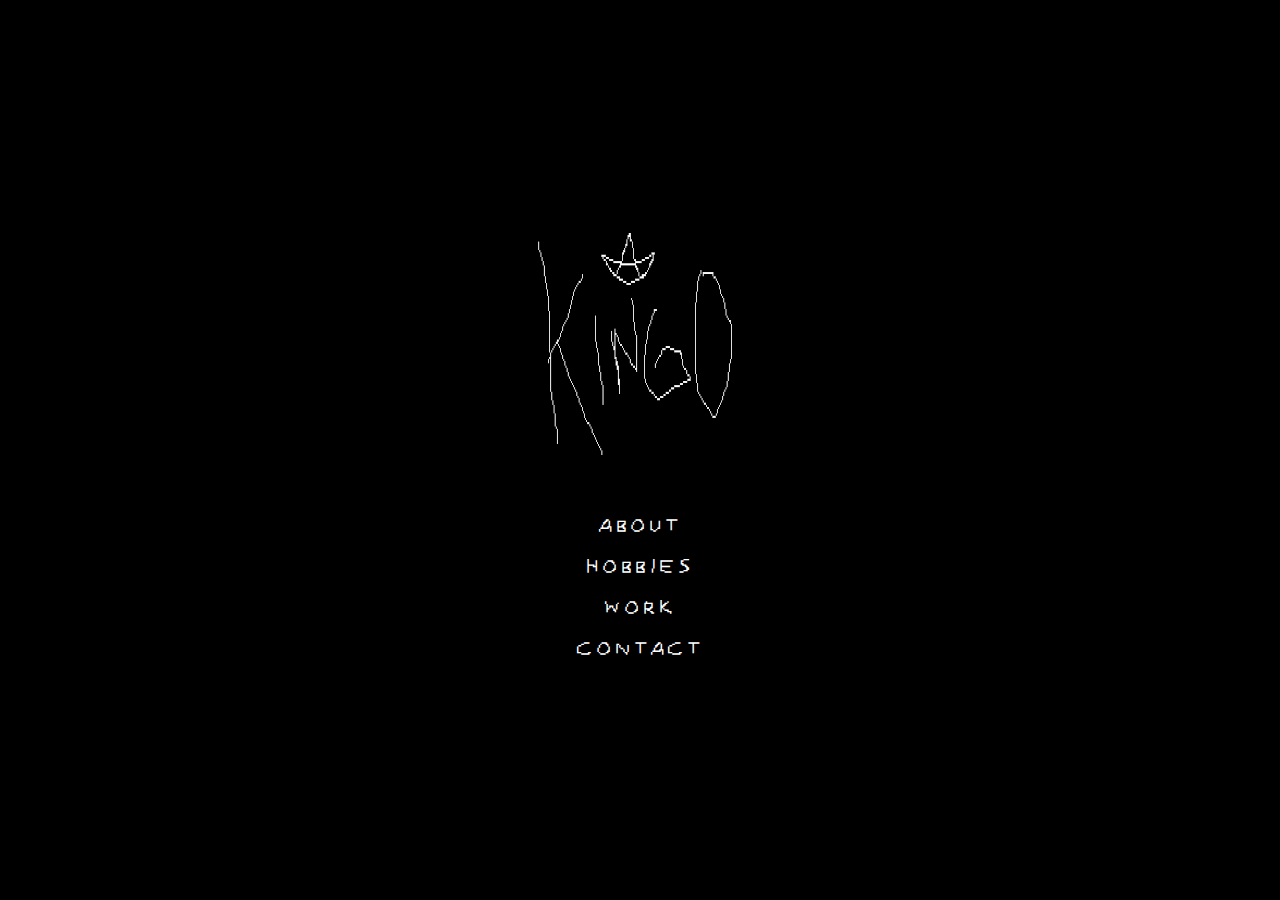
<file: index.html>
<!DOCTYPE html>
<html lang="en-GB">
  <head>
    <meta charset="utf-8">
		<meta http-equiv="X-UA-Compatible" content="IE=edge">
    <meta name="viewport" content="width=device-width, initial-scale=1.0, maximum-scale=1.0" />
    <link rel="shortcut icon" type="image/svg" href=""/>
    <title>Home</title>
    <!-- CSS -->
    <link rel="stylesheet" type="text/css" href="css/index.css"/>
    <link rel="stylesheet" type="text/css" href="css/mobile.css"/>
    <link rel="stylesheet" type="text/css" href="https://maxcdn.bootstrapcdn.com/bootstrap/4.0.0/css/bootstrap.min.css" integrity="sha384-Gn5384xqQ1aoWXA+058RXPxPg6fy4IWvTNh0E263XmFcJlSAwiGgFAW/dAiS6JXm" crossorigin="anonymous">
    <link rel="stylesheet" type="text/css" href="packages/owlcarousel/docs/assets/owlcarousel/assets/owl.carousel.min.css"></link>
    <link rel="stylesheet" type="text/css" href="packages/owlcarousel/docs/assets/owlcarousel/assets/owl.theme.default.min.css"></link>
    <link rel="stylesheet" href="https://use.fontawesome.com/releases/v5.5.0/css/all.css" integrity="sha384-B4dIYHKNBt8Bc12p+WXckhzcICo0wtJAoU8YZTY5qE0Id1GSseTk6S+L3BlXeVIU" crossorigin="anonymous">

    <!-- JS -->
		<script src="https://cdnjs.cloudflare.com/ajax/libs/popper.js/1.12.9/umd/popper.min.js" integrity="sha384-ApNbgh9B+Y1QKtv3Rn7W3mgPxhU9K/ScQsAP7hUibX39j7fakFPskvXusvfa0b4Q" crossorigin="anonymous"></script>
		<script src="https://ajax.googleapis.com/ajax/libs/jquery/3.3.1/jquery.min.js"></script>
		<script src="https://maxcdn.bootstrapcdn.com/bootstrap/4.0.0/js/bootstrap.min.js" integrity="sha384-JZR6Spejh4U02d8jOt6vLEHfe/JQGiRRSQQxSfFWpi1MquVdAyjUar5+76PVCmYl" crossorigin="anonymous"></script>

    <script src="js/parallax.js"></script>
    <script src="js/index.js"></script>
  </head>
  <body>

    <div class="main">
      <div class="menu">
        <img src="img/main/main.jpg" class="me" />
        <a id="about">ABOUT</a>
        <a id="hobbies">HOBBIES</a>
        <a id="work">WORK</a>
        <a id="contact">CONTACT</a>
      </div>
    </div>

    <div class="about">
      <img src="img/main/about.jpg" class="title" />
      <a class="goback"><< go back</a>
      <div class="info">
        22y.o. from Tullamore, Ireland. 4th year student at Athlone IT studying Software Design.
        Amateur graphic designer & Source Filmmaker artist. Very ambiverted. Not the best at talking about myself honestly.
      </div>
    </div>

    <div class="hobbies">
      <img src="img/main/hobbies.jpg" class="title" />
      <a class="goback"><< go back</a>

      <img src="img/titles/music.png" class="title" />
      <span class="realtitle">MUSIC</span>
      <div class="info">
        Biggest part of life. What regulates my mood and my temper. Defines a lot about me.
        Mostly into electronic-based genres: ambient, drone, experimental, noise, IDM.
        Favourite artists are Tim Hecker, Oneohtrix Point Never, Ben Frost, Mr Oizo, James Ferarro.
      </div>

      <img src="img/titles/tf2.png" class="title" />
      <span class="realtitle">GAMES</span>
      <div class="info">
        Avid player of Team Fortress 2. Been a fan of FPS games throughout my teens and onward.
        Also play strategy, 5X, city builders, space sims, etc. Favourite game of all time is Fallout: New Vegas.
        Always love playing with friends. Practically what I've built most friendships around.
      </div>

      <img src="img/titles/fashion.png" class="title" />
      <span class="realtitle">FASHION</span>
      <div class="info">
        Into forward thinking young adult targeted stylists such as Gosha Rubchinskiy, À.C.W, Yohji Yamamoto, MISBHV, Rick Owens, Helmut Lang, 032c, etc.
        Would love to collect Adidas sneakers, if I had the money.
      </div>

      <img src="img/titles/web.png" class="title" />
      <span class="realtitle">WEB DESIGN</span>
      <div class="info">
        The field of work I wish to pursure after I graduate. Fan of scratch-built websites. Love abstract, interesting, rule breaking site design.
        Capable of full-stack work but prefer front-end design and development. Skills include HTML, CSS, jQuery, Javascript, PHP, SQL, Twig.
        I made this fucking useless site.
      </div>

      <img src="img/titles/ps.png" class="title" />
      <span class="realtitle">GRAPHIC DESIGN</span>
      <div class="info">
        On and off amateur designer for 5 years. Constantly evolving, though my output has slowed down to a snails pace unfortunately.
        Mostly into making UI design & album artwork, and web design elements. Do most of my work on Adobe Photoshop & Illustrator.
      </div>

      <img src="img/titles/sfm.png" class="title" />
      <span class="realtitle">SFM</span>
      <div class="info">
        Beginner SFM creator. Doing it out of my love for TF2, and to learn a new skill. Willing to take inexpensive commissions too.
      </div>

      <img src="img/titles/bed.png" class="title" />
      <span class="realtitle">BED</span>
      <div class="info">
        Big fan of my bed. It's warm.
      </div>
    </div>

    <div class="work">
      <img src="img/main/work.jpg" class="title" />
      <a class="goback"><< go back</a>

      <span class="realtitle">Banners</span>
      <div class="imgroll">
        <a href="img/work/banner1.png"><img src="img/work/lowres/banner1.png" class="lazyload"/></a>
        <a href="img/work/banner2.png"><img src="img/work/lowres/banner2.png" class="lazyload"/></a>
        <a href="img/work/banner3.png"><img src="img/work/lowres/banner3.png" class="lazyload"/></a>
        <a href="img/work/banner4.png"><img src="img/work/lowres/banner4.png" class="lazyload"/></a>
      </div>

      <span class="realtitle">Cover Art</span>
      <div class="imgroll img2">
        <a href="img/work/album1.png"><img src="img/work/lowres/album1.png" class="lazyload"/></a>
        <a href="img/work/album2.jpg"><img src="img/work/lowres/album2.jpg" class="lazyload"/></a>
        <a href="img/work/album3.png"><img src="img/work/lowres/album3.png" class="lazyload"/></a>
        <a href="img/work/album4.png"><img src="img/work/lowres/album4.png" class="lazyload"/></a>
        <a href="img/work/album5.png"><img src="img/work/lowres/album5.png" class="lazyload"/></a>
        <a href="img/work/album6.png"><img src="img/work/lowres/album6.png" class="lazyload"/></a>
        <a href="img/work/album7.png"><img src="img/work/lowres/album7.png" class="lazyload"/></a>
        <a href="img/work/album8.png"><img src="img/work/lowres/album8.png" class="lazyload"/></a>
        <a href="img/work/album9.png"><img src="img/work/lowres/album9.png" class="lazyload"/></a>
        <a href="img/work/album10.png"><img src="img/work/lowres/album10.png" class="lazyload"/></a>
        <a href="img/work/album11.png"><img src="img/work/lowres/album11.png" class="lazyload"/></a>
        <a href="img/work/album12.png"><img src="img/work/lowres/album12.png" class="lazyload"/></a>
        <a href="img/work/album13.png"><img src="img/work/lowres/album13.png" class="lazyload"/></a>
        <a href="img/work/album14.png"><img src="img/work/lowres/album14.png" class="lazyload"/></a>
        <a href="img/work/album15.png"><img src="img/work/lowres/album15.png" class="lazyload"/></a>
        <a href="img/work/album16.jpg"><img src="img/work/lowres/album16.jpg" class="lazyload"/></a>
      </div>

    </div>

    <div class="contact">
      <img src="img/main/contact.jpg" class="title" />
      <a class="goback"><< go back</a>
      <img src="img/twitter.png" class="linkimg" />

      <div class="menualt">
        <a id="twitter" href="https://www.twitter.com/kingdingah">TWITTER</a>
        <a id="steam" href="https://www.steamcommunity.com/id/dingah">STEAM</a>
        <a id="discord">DISCORD</a>
        <a id="tg" href="https://www.t.me/dingah">TELEGRAM</a>
        <a id="cc" href="https://curiouscat.me/kingdingah">CURIOUSCAT</a>
        <a id="email">EMAIL</a>
      </div>

      <div class="popup">
        <input type="text" id="tocopy" disabled/>
        <button onclick="copythis()">COPY</button>
        <img src="img/close.svg" />
      </div>
    </div>

    <span class="toast">Text Copied!</span>

    <script type="text/javascript" src="packages/slick/slick.min.js"></script>
  </body>
  <script src="packages/owlcarousel/docs/assets/owlcarousel/owl.carousel.min.js"></script>
</html>
</file>
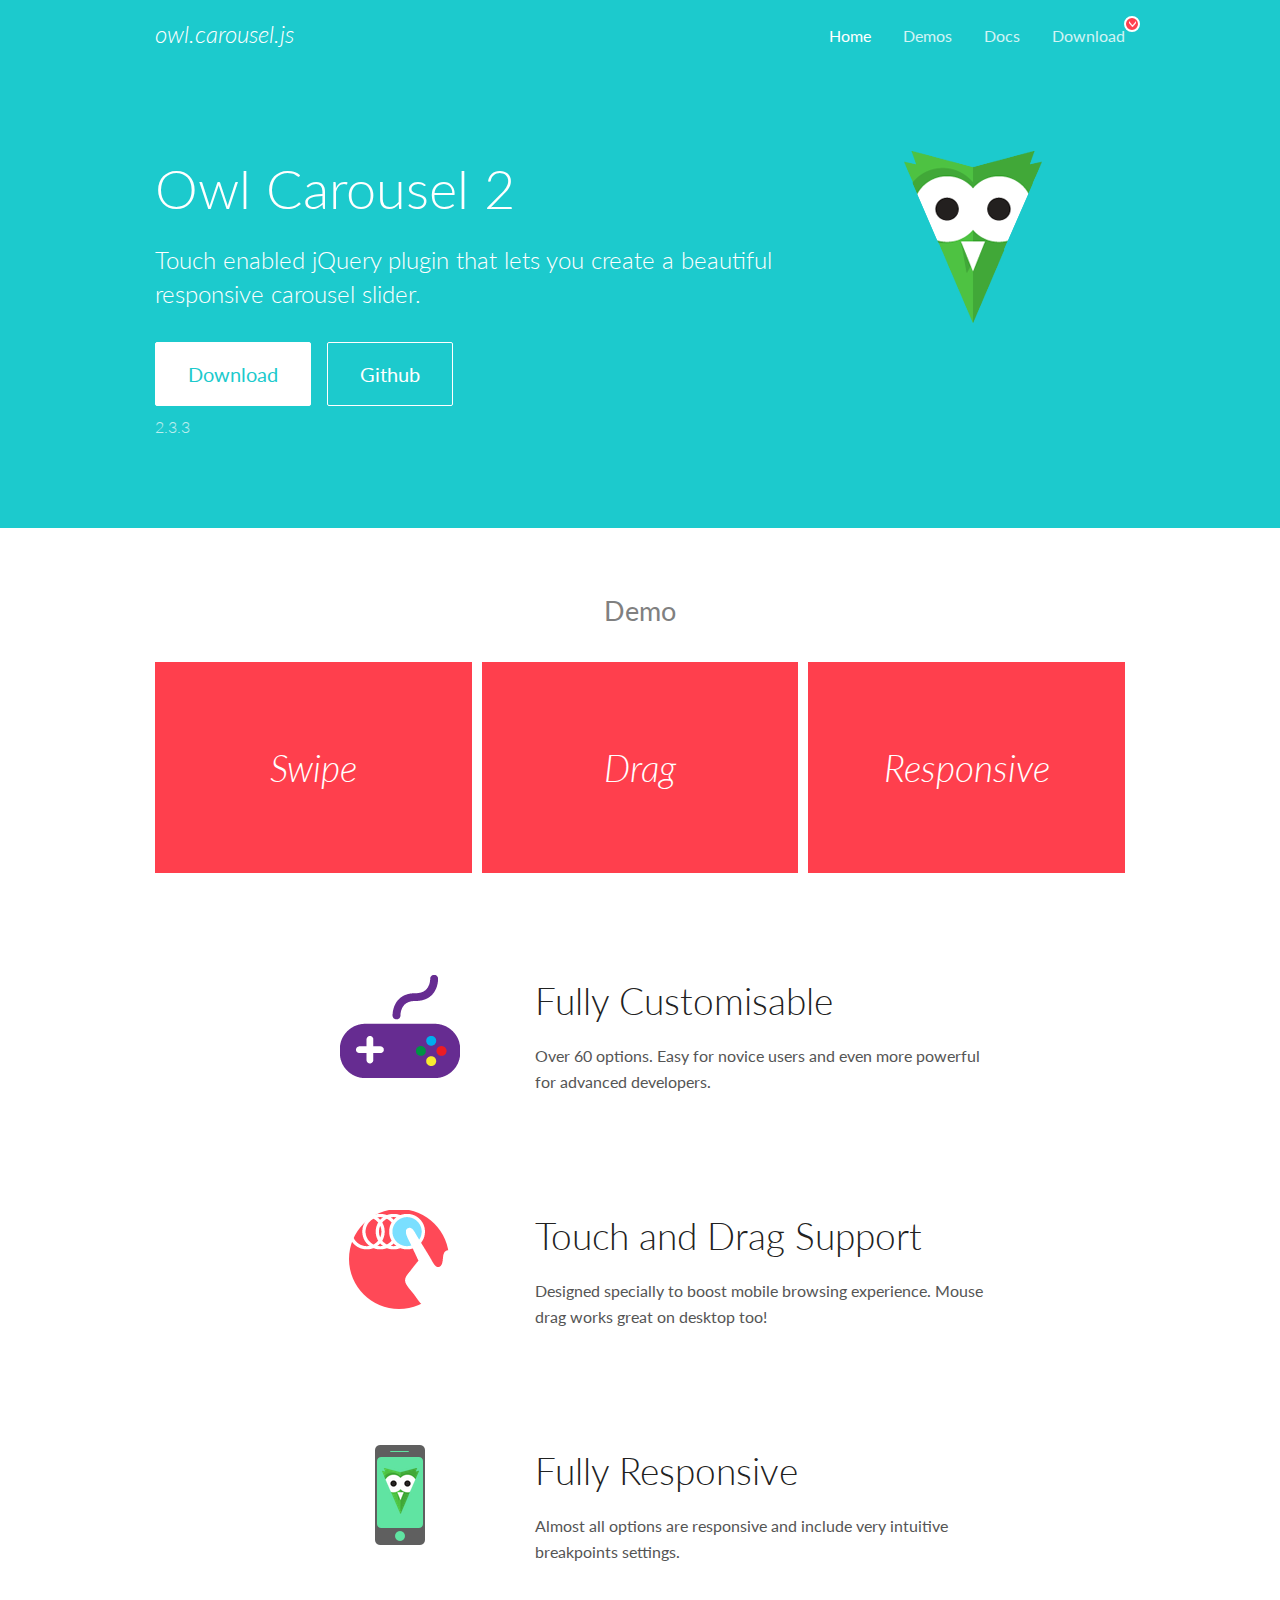
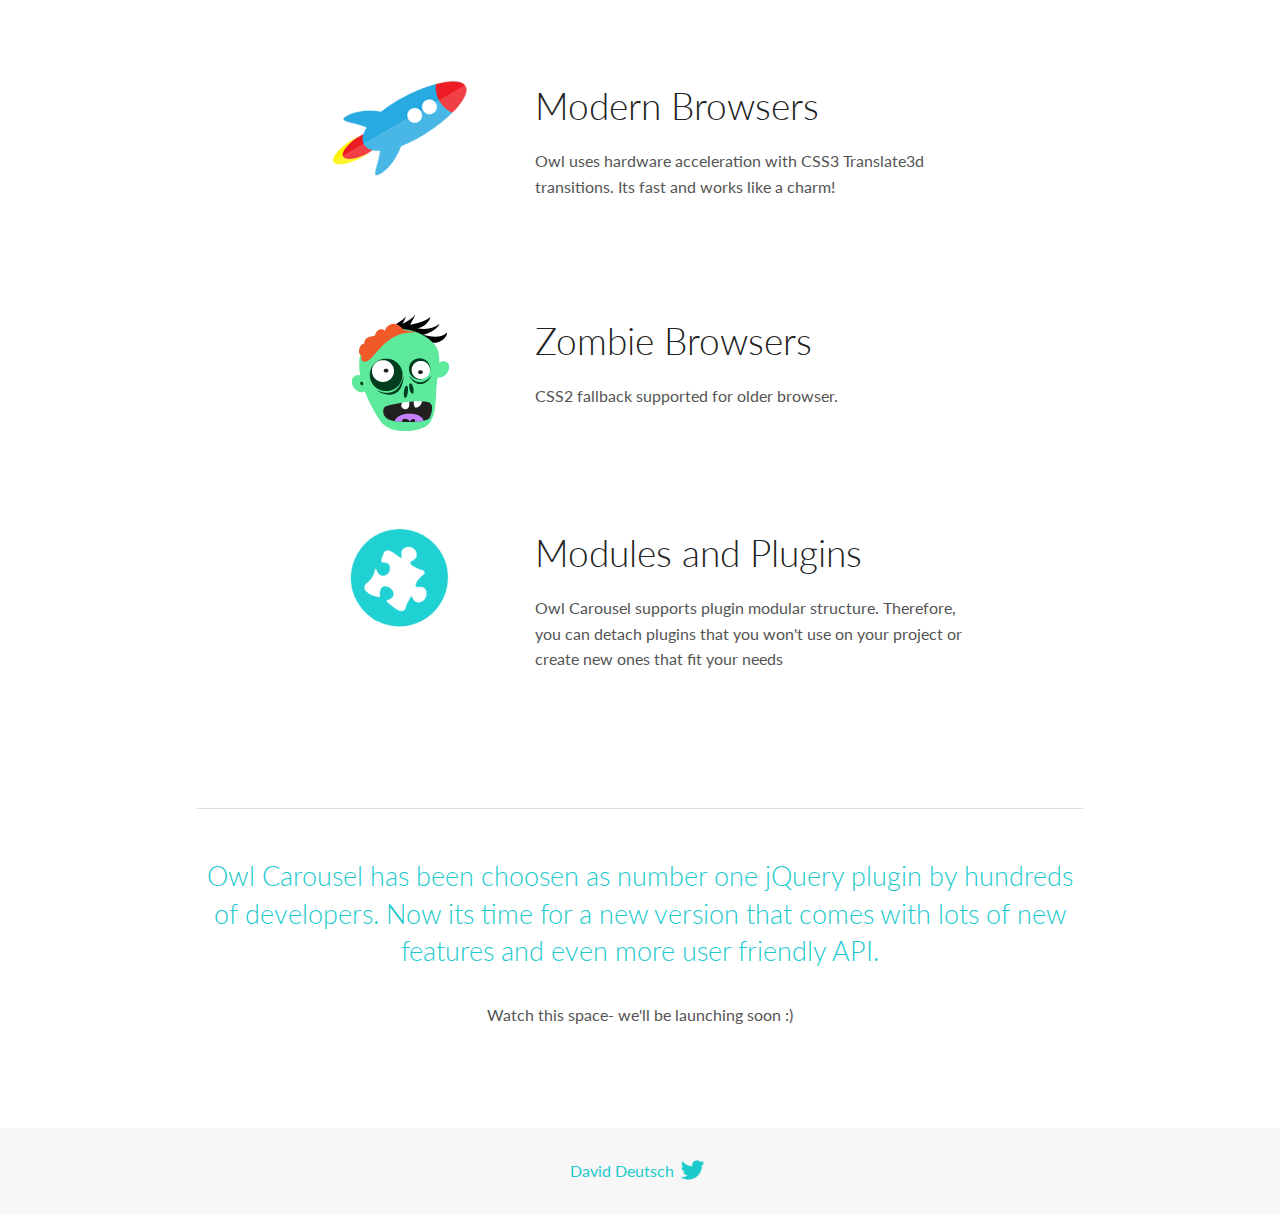
<file: packages/owlcarousel/docs/index.html>
<!DOCTYPE html>
<html lang="en">
  <head>

    <!-- head -->
    <meta charset="utf-8">
    <meta name="msapplication-tap-highlight" content="no" />
    <meta name="viewport" content="width=device-width, initial-scale=1.0" />
    <meta name="description" content="Touch enabled jQuery plugin that lets you create beautiful responsive carousel slider.">
    <meta name="author" content="David Deutsch">
    <title>
      Home | Owl Carousel | 2.3.3
    </title>

    <!-- Stylesheets -->
    <link href='https://fonts.googleapis.com/css?family=Lato:300,400,700,400italic,300italic' rel='stylesheet' type='text/css'>
    <link rel="stylesheet" href="assets/css/docs.theme.min.css">

    <!-- Owl Stylesheets -->
    <link rel="stylesheet" href="assets/owlcarousel/assets/owl.carousel.min.css">
    <link rel="stylesheet" href="assets/owlcarousel/assets/owl.theme.default.min.css">

    <!-- HTML5 shim and Respond.js IE8 support of HTML5 elements and media queries -->

    <!--[if lt IE 9]>
      <script src="https://oss.maxcdn.com/libs/html5shiv/3.7.0/html5shiv.js"></script>
      <script src="https://oss.maxcdn.com/libs/respond.js/1.3.0/respond.min.js"></script>
    <![endif]-->

    <!-- Favicons -->
    <link rel="apple-touch-icon-precomposed" sizes="144x144" href="assets/ico/apple-touch-icon-144-precomposed.png">
    <link rel="shortcut icon" href="assets/ico/favicon.png">
    <link rel="shortcut icon" href="favicon.ico">

    <!-- Yeah i know js should not be in header. Its required for demos.-->

    <!-- javascript -->
    <script src="assets/vendors/jquery.min.js"></script>
    <script src="assets/owlcarousel/owl.carousel.js"></script>
  </head>
  <body>

    <!-- header -->
    <header class="header">
      <div class="row">
        <div class="large-12 columns">
          <div class="brand left">
            <h3>
              <a href="/OwlCarousel2/">owl.carousel.js</a> 
            </h3>
          </div>
          <a id="toggle-nav" class="right">
            <span></span> <span></span> <span></span> 
          </a> 
          <div class="nav-bar">
            <ul class="clearfix">
              <li class="active">
                <a href="/OwlCarousel2/index.html">Home</a> 
              </li>
              <li> <a href="/OwlCarousel2/demos/demos.html">Demos</a>  </li>
              <li> <a href="/OwlCarousel2/docs/started-welcome.html">Docs</a>  </li>
              <li>
                <a href="https://github.com/OwlCarousel2/OwlCarousel2/archive/2.3.3.zip">Download</a> 
                <span class="download"></span> 
              </li>
            </ul>
          </div>
        </div>
      </div>
    </header>

    <!-- home panel -->
    <section id="hero">
      <div class="row">
        <div class="large-8 medium-8 columns">
          <h1>Owl Carousel 2</h1>
          <h4>Touch enabled jQuery plugin that lets you create a beautiful responsive carousel slider.</h4>
          <a href="https://github.com/OwlCarousel2/OwlCarousel2/archive/2.3.3.zip" class="hero-button">Download</a> 
          <a href="https://github.com/OwlCarousel2/OwlCarousel2" class="hero-button outline">Github</a> 
          <p>2.3.3</p>
        </div>
        <div class="large-4 medium-4 columns">
          <img class="owl-logo" src="assets/img/owl-logo.png" alt="mr. Owl">
        </div>
      </div>
    </section>

    <!-- body -->
    <div class="home-demo">
      <div class="row">
        <div class="large-12 columns">
          <h3>Demo</h3>
          <div class="owl-carousel">
            <div class="item">
              <h2>Swipe</h2>
            </div>
            <div class="item">
              <h2>Drag</h2>
            </div>
            <div class="item">
              <h2>Responsive</h2>
            </div>
            <div class="item">
              <h2>CSS3</h2>
            </div>
            <div class="item">
              <h2>Fast</h2>
            </div>
            <div class="item">
              <h2>Easy</h2>
            </div>
            <div class="item">
              <h2>Free</h2>
            </div>
            <div class="item">
              <h2>Upgradable</h2>
            </div>
            <div class="item">
              <h2>Tons of options</h2>
            </div>
            <div class="item">
              <h2>Infinity</h2>
            </div>
            <div class="item">
              <h2>Auto Width</h2>
            </div>
          </div>
        </div>
      </div>
    </div>
    <script>
      var owl = $('.owl-carousel');
      owl.owlCarousel({
        margin: 10,
        loop: true,
        responsive: {
          0: {
            items: 1
          },
          600: {
            items: 2
          },
          1000: {
            items: 3
          }
        }
      })
    </script>

    <!-- features -->
    <div id="features">
      <div class="row">
        <div class="small-12 medium-9 small-centered columns">
          <section class="row feature">
            <div class="medium-4 small-12 columns">
              <img src="assets/img/feature-options.png" alt="">
            </div>
            <div class="medium-8 small-12 columns">
              <h2>Fully Customisable</h2>
              <p>Over 60 options. Easy for novice users and even more powerful for advanced developers.</p>
            </div>
          </section>
          <section class="row feature">
            <div class="medium-4 small-12 columns">
              <img src="assets/img/feature-drag.png" alt="">
            </div>
            <div class="medium-8 small-12 columns">
              <h2>Touch and Drag Support</h2>
              <p>Designed specially to boost mobile browsing experience. Mouse drag works great on desktop too!</p>
            </div>
          </section>
          <section class="row feature">
            <div class="medium-4 small-12 columns">
              <img src="assets/img/feature-responsive.png" alt="">
            </div>
            <div class="medium-8 small-12 columns">
              <h2>Fully Responsive</h2>
              <p>Almost all options are responsive and include very intuitive breakpoints settings.</p>
            </div>
          </section>
          <section class="row feature">
            <div class="medium-4 small-12 columns">
              <img src="assets/img/feature-modern.png" alt="">
            </div>
            <div class="medium-8 small-12 columns">
              <h2>Modern Browsers</h2>
              <p>Owl uses hardware acceleration with CSS3 Translate3d transitions. Its fast and works like a charm! </p>
            </div>
          </section>
          <section class="row feature">
            <div class="medium-4 small-12 columns">
              <img src="assets/img/feature-zombie.png" alt="">
            </div>
            <div class="medium-8 small-12 columns">
              <h2>Zombie Browsers</h2>
              <p>CSS2 fallback supported for older browser.</p>
            </div>
          </section>
          <section class="row feature">
            <div class="medium-4 small-12 columns">
              <img src="assets/img/feature-module.png" alt="">
            </div>
            <div class="medium-8 small-12 columns">
              <h2>Modules and Plugins</h2>
              <p>Owl Carousel supports plugin modular structure. Therefore, you can detach plugins that you won&#x27;t use on your project or create new ones that fit your needs</p>
            </div>
          </section>
        </div>
      </div>
    </div>

    <!-- footer -->
    <section id="teaser-text">
      <div class="row">
        <div class="small-12 medium-11 small-centered columns">
          <hr>
          <h3 id="owl-carousel-has-been-choosen-as-number-one-jquery-plugin-by-hundreds-of-developers-now-its-time-for-a-new-version-that-comes-with-lots-of-new-features-and-even-more-user-friendly-api-">Owl Carousel has been choosen as number one jQuery plugin by hundreds of developers. Now its time for a new version that comes with lots of new features and even more user friendly API.</h3>
          <p>Watch this space- we&#39;ll be launching soon :)</p>
        </div>
      </div>
    </section>

    <!-- footer -->
    <footer class="footer">
      <div class="row">
        <div class="large-12 columns">
          <h5>
            <a href="/OwlCarousel2/docs/support-contact.html">David Deutsch</a> 
            <a id="custom-tweet-button" href="https://twitter.com/share?url=https://github.com/OwlCarousel2/OwlCarousel2&text=Owl Carousel - This is so awesome! " target="_blank"></a> 
          </h5>
        </div>
      </div>
    </footer>

    <!-- vendors -->
    <script src="assets/vendors/highlight.js"></script>
    <script src="assets/js/app.js"></script>
  </body>
</html>
</file>
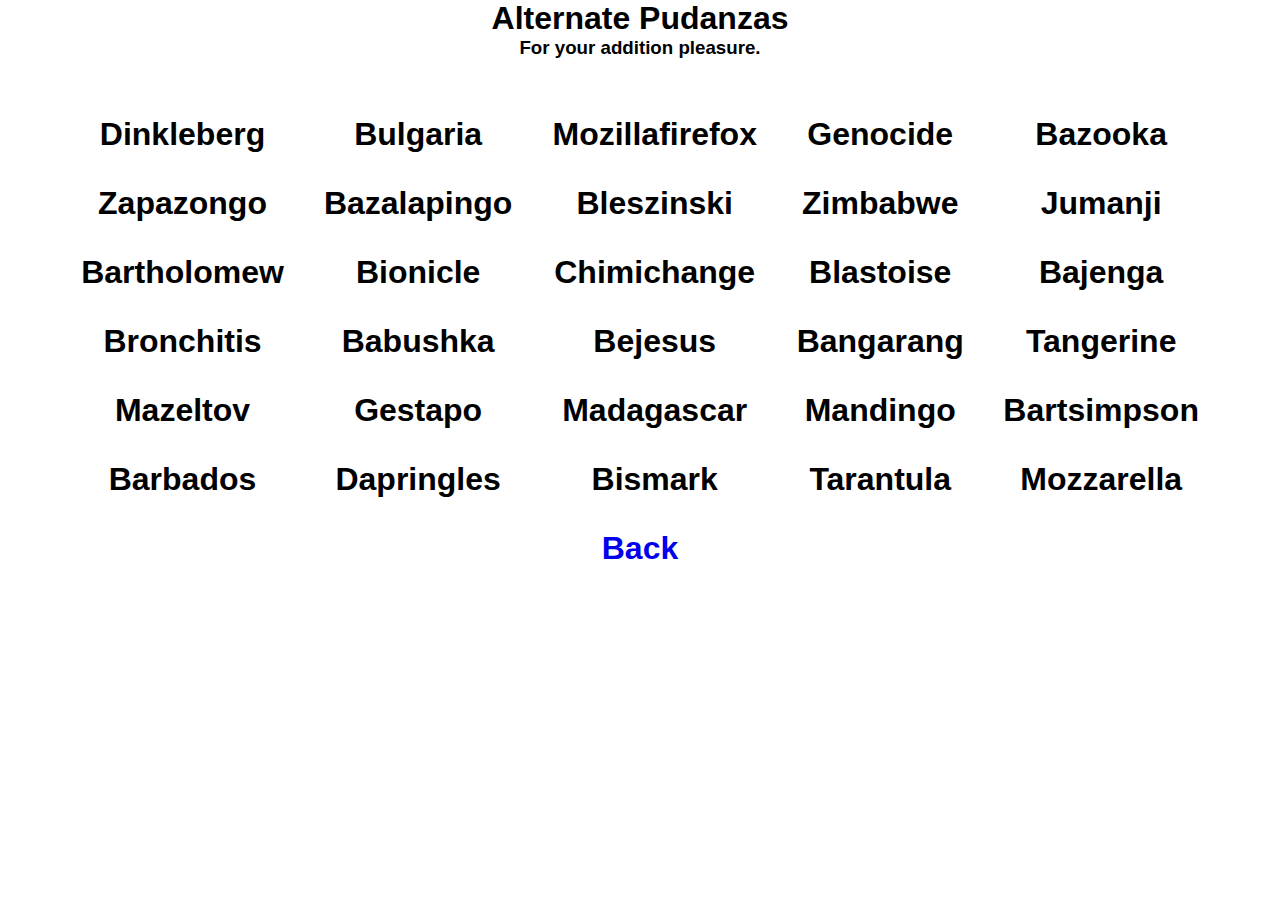
<file: bazigno/alt.html>
<?xml version="1.0" encoding="UTF-8"?>
<!DOCTYPE html PUBLIC "-//W3C//Dtd XHTML 1.1//EN" 
"http://www.w3.org/tr/xhtml11/Dtd/xhtml11.dtd">
<html xmlns="http://www.w3.org/1999/xhtml">
	<head>
		<link rel="stylesheet" type="text/css" href="css/alt.css"/>
		<script src="js/alt.js"></script>
	</head>
	<body>
		<h1 id="h1"></h1>
		<h3>For your addition pleasure.</h3>
		<table>
			<tr>
				<th>Dinkleberg</th>
				<th>Bulgaria</th>
				<th>Mozillafirefox</th>
				<th>Genocide</th>
				<th>Bazooka</th>
			</tr>
			<tr>
				<th>Zapazongo</th>
				<th>Bazalapingo</th>
				<th>Bleszinski</th>
				<th>Zimbabwe</th>
				<th>Jumanji</th>
			</tr>
			<tr>
				<th>Bartholomew</th>
				<th>Bionicle</th>
				<th>Chimichange</th>
				<th>Blastoise</th>
				<th>Bajenga</th>
			</tr>
			<tr>
				<th>Bronchitis</th>
				<th>Babushka</th>
				<th>Bejesus</th>
				<th>Bangarang</th>
				<th>Tangerine</th>
			</tr>
			<tr>
				<th>Mazeltov</th>
				<th>Gestapo</th>
				<th>Madagascar</th>
				<th>Mandingo</th>
				<th>Bartsimpson</th>
			</tr>
			<tr>
				<th>Barbados</th>
				<th>Dapringles</th>
				<th>Bismark</th>
				<th>Tarantula</th>
				<th>Mozzarella</th>
			</tr>
			<tr>
				<th colspan="5"><a href="index.html">Back</a></th>
			</tr>
		</table>
	</body>
</html>
</file>
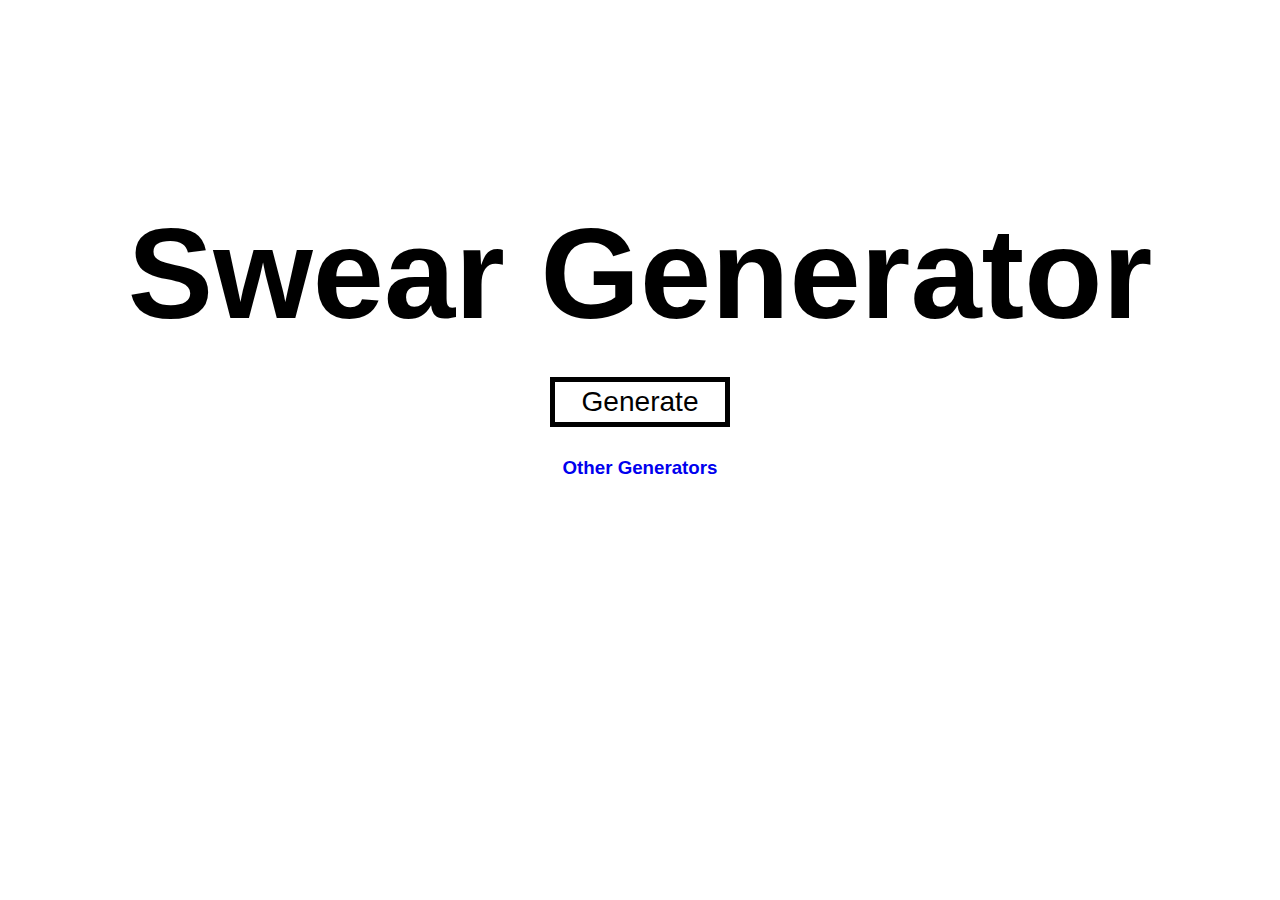
<file: bazigno/swear.html>
<?xml version="1.0" encoding="UTF-8"?>
<!DOCTYPE html PUBLIC "-//W3C//Dtd XHTML 1.1//EN" 
"http://www.w3.org/tr/xhtml11/Dtd/xhtml11.dtd">
<html xmlns="http://www.w3.org/1999/xhtml">
	<head>
		<link rel="stylesheet" type="text/css" href="css/swear.css"/>
		<script src="js/swear.js"></script>
	</head>
	<body>
		<h1 id="h1">
			Swear Generator
		</h1>
		<h3>
			<input type="button" id="gen" value="Generate"></input>
		</h3>
		<h3 id="alt">
			<a href="alt.html">Other Generators</a>
		</h3>
	</body>
</html>
</file>
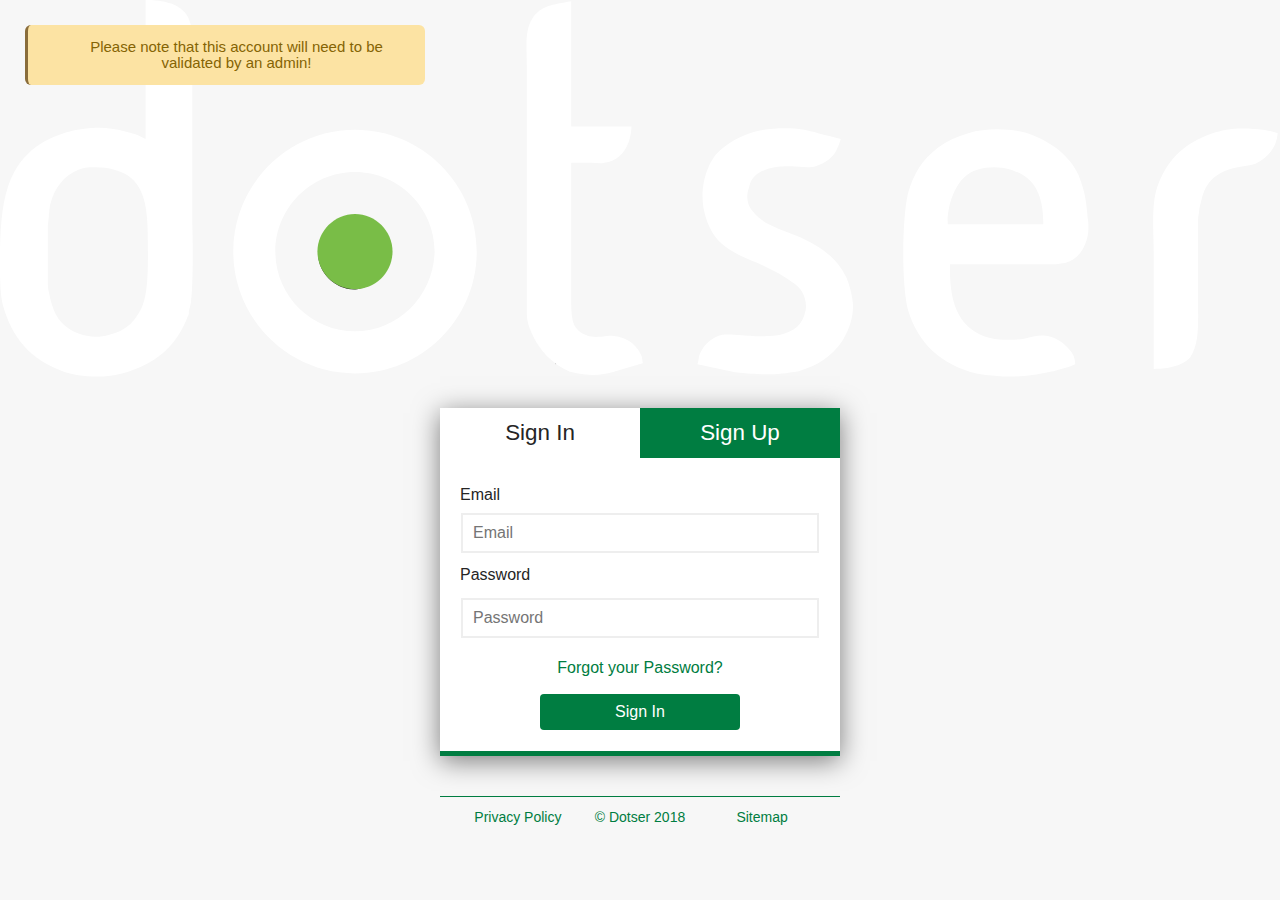
<file: demologin/login.html>
<!DOCTYPE html>
<html lang="en-GB">
  <head>
    <meta charset="utf-8">
		<meta http-equiv="X-UA-Compatible" content="IE=edge">
		<meta name="viewport" content="width=device-width, initial-scale=1.0">
    <title>Log In</title>

    <!-- CSS -->
    <link rel="stylesheet" type="text/css" href="login.css"/>
    <link rel="stylesheet" type="text/css" href="https://maxcdn.bootstrapcdn.com/bootstrap/4.0.0/css/bootstrap.min.css" integrity="sha384-Gn5384xqQ1aoWXA+058RXPxPg6fy4IWvTNh0E263XmFcJlSAwiGgFAW/dAiS6JXm" crossorigin="anonymous">

    <!-- JS -->
		<script src="https://cdnjs.cloudflare.com/ajax/libs/popper.js/1.12.9/umd/popper.min.js" integrity="sha384-ApNbgh9B+Y1QKtv3Rn7W3mgPxhU9K/ScQsAP7hUibX39j7fakFPskvXusvfa0b4Q" crossorigin="anonymous"></script>
		<script src="https://ajax.googleapis.com/ajax/libs/jquery/3.3.1/jquery.min.js"></script>
		<script src="https://maxcdn.bootstrapcdn.com/bootstrap/4.0.0/js/bootstrap.min.js" integrity="sha384-JZR6Spejh4U02d8jOt6vLEHfe/JQGiRRSQQxSfFWpi1MquVdAyjUar5+76PVCmYl" crossorigin="anonymous"></script>
    <link rel="stylesheet" href="https://use.fontawesome.com/releases/v5.0.13/css/all.css" integrity="sha384-DNOHZ68U8hZfKXOrtjWvjxusGo9WQnrNx2sqG0tfsghAvtVlRW3tvkXWZh58N9jp" crossorigin="anonymous">

    <script src="login.js"></script>
  </head>
  <body>
    <div class="alertpopup">
      <span><i class="fa fa-info-circle" aria-hidden="true"></i></span>
      <span>Please note that this account will need to be validated by an admin!</span>
    </div>

    <div class="log-banner">
      <img src="dotser-logo-white.svg"/>
    </div>

    <div class="container col-sm-12 log-wrapper">
      <!-- Main Log container -->
      <div class="row">
          <div class="log-panel">
            <!-- Sign In container -->
            <form action="" method="">
              <table class="col-sm-12 log-container" id="sign-in-container">
                <tr>
                  <td class="signin current">Sign In</td>
                  <td class="signup">Sign Up</td>
                </tr>
                <tr><td colspan="2" class="log-subtitle">Email</td></tr>
                <tr><td colspan="2"><input class="textareas" type="text" placeholder="Email" /></td></tr>
                <tr><td colspan="2" class="log-subtitle">Password</td></tr>
                <tr><td colspan="2"><input class="textareas" type="password" placeholder="Password" /></td></tr>
                <tr><td colspan="2"><a class="frgtpsswrd" data-toggle="modal" data-target="#forgot-password">Forgot your Password?</a></td></tr>
                <tr><td colspan="2"><input id="submit" class="btn btn-primary" type="submit" value="Sign In" /></td></tr>
              </table>
            </form>
            <!-- END Sign In container -->

            <!-- Sign Up container -->
            <form action="" method="">
              <table class="col-sm-12 log-container" id="sign-up-container">
                <tr>
                  <td class="signin">Sign In</td>
                  <td class="signup current">Sign Up</td>
                </tr>
                <tr><td class="log-subtitle">Email</td></tr>
                <tr><td colspan="2"><input class="textareas" type="text" placeholder="Email" /></td></tr>
                <tr><td colspan="2" class="log-subtitle">Password</td></tr>
                <tr><td colspan="2"><input class="textareas" type="password" placeholder="Password" /></td></tr>
                <tr><td colspan="2" class="log-subtitle">Re-type Password</td></tr>
                <tr><td colspan="2"><input class="textareas" type="password" placeholder="Password" /></td></tr>
                <tr><td colspan="2"><input id="submit" class="btn btn-primary" type="submit" value="Sign In" /></td></tr>
              </table>
            </form>
            <!-- END Sign Up container -->

            <div class="col-sm-12 log-footer">
              <a>Privacy Policy</a><p>&copy; Dotser 2018</p><a>Sitemap</a>
            </div>
          </div>
      </div>
      <!-- End of Main Log container -->
    </div>

    <div class="modal fade" tabindex="-1" role="dialog" id="forgot-password">
      <div class="modal-dialog" role="document">
        <div class="modal-content forgotpassword">
          <div class="modal-header">
            <h5 class="modal-title">Password Reset</h5>
            <button type="button" class="close" data-dismiss="modal" aria-label="Close">
              <span aria-hidden="true">&times;</span>
            </button>
          </div>
          <div class="modal-body">
            <h4>Email for Password Reset</h4>
            <input class="textareas" type="password" placeholder="Password" />
          </div>
          <div class="modal-footer">
            <button type="button" class="btn btn-primary">Send Request</button>
          </div>
        </div>
      </div>
    </div>
  </body>
</html>
</file>
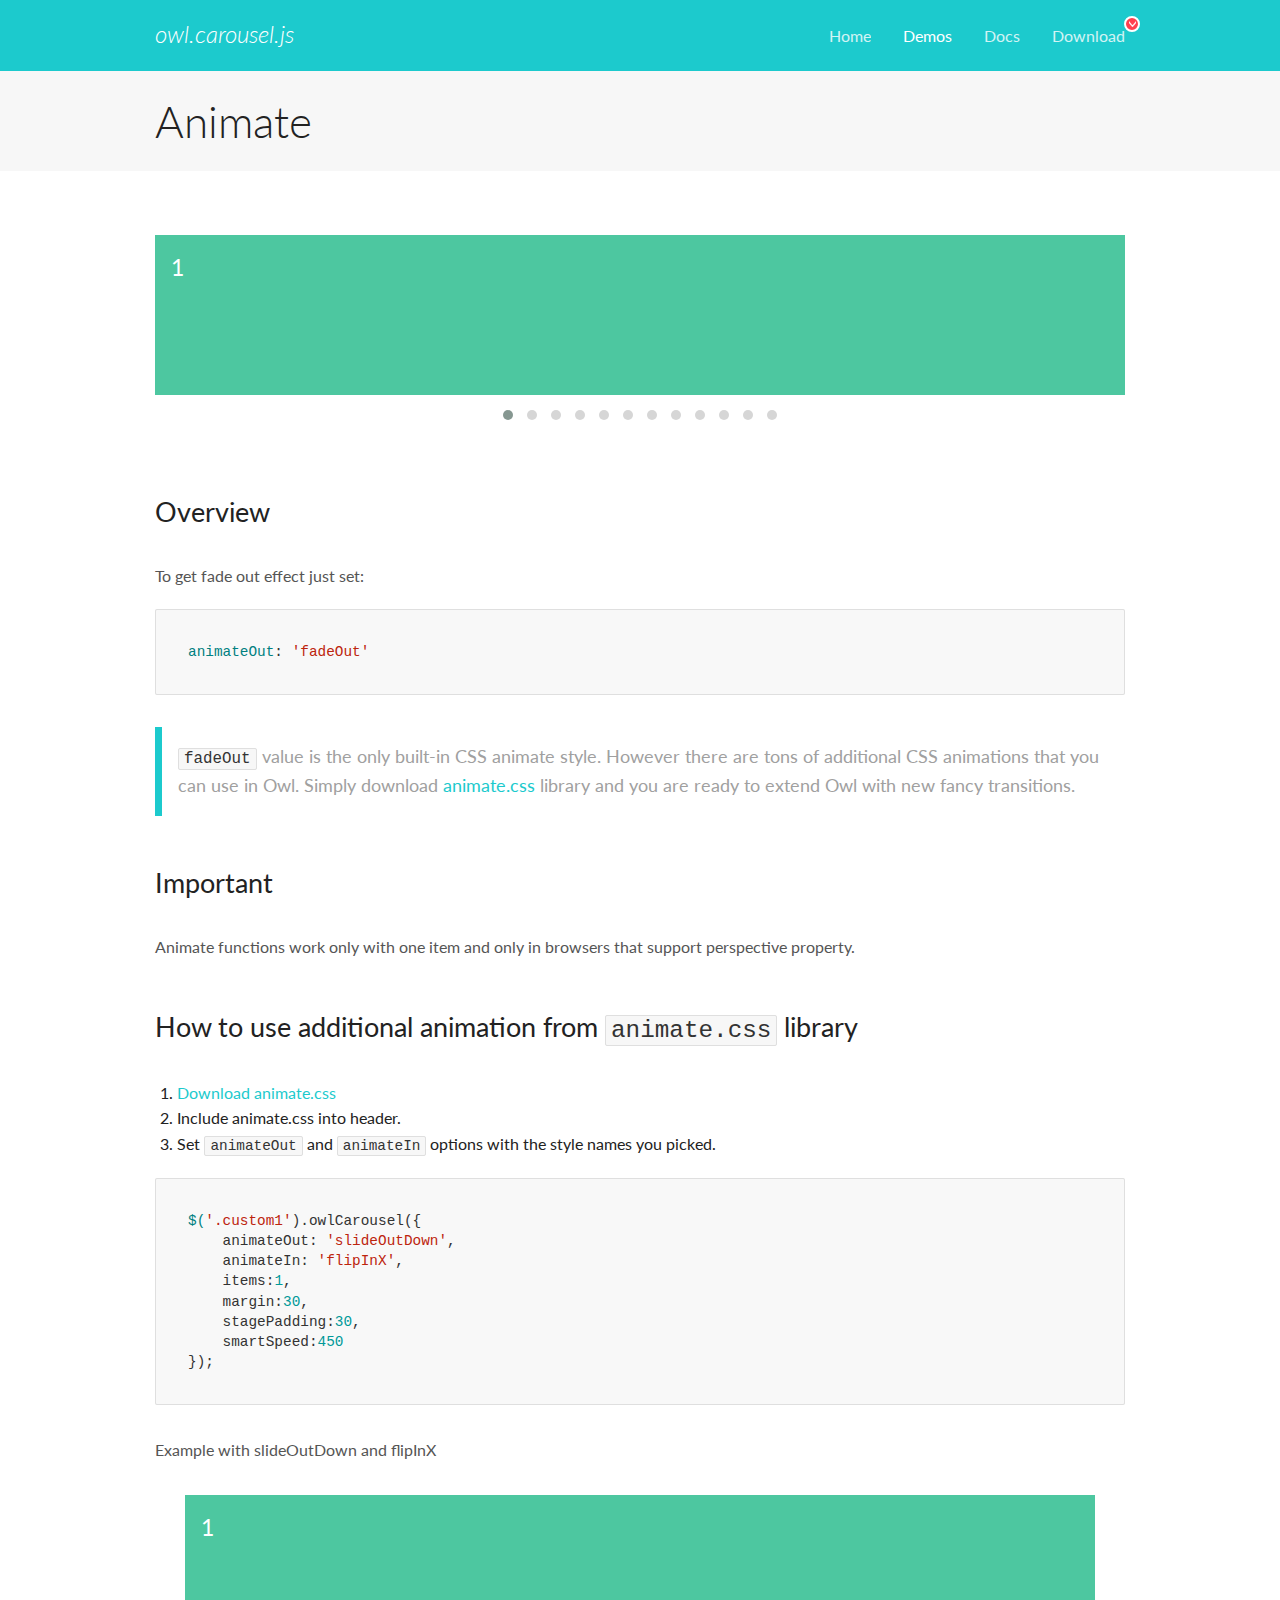
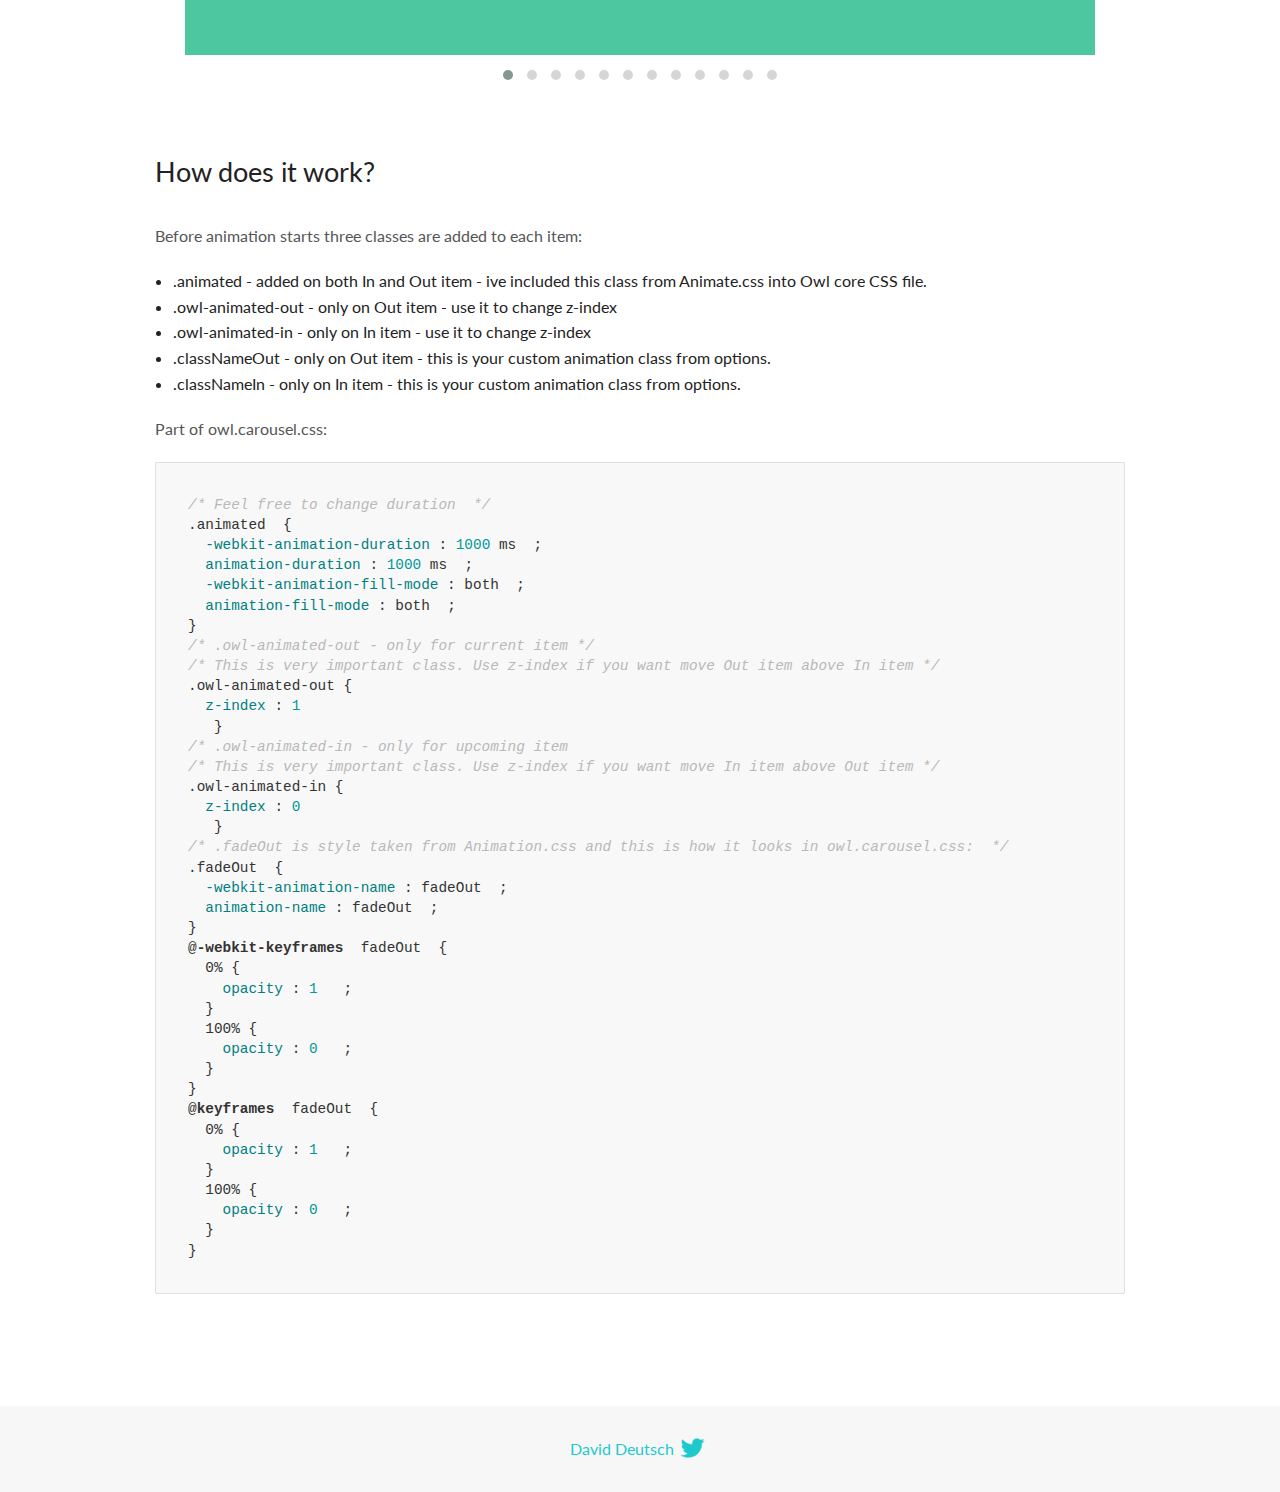
<file: packages/owlcarousel/docs/demos/animate.html>
<!DOCTYPE html>
<html lang="en">
  <head>

    <!-- head -->
    <meta charset="utf-8">
    <meta name="msapplication-tap-highlight" content="no" />
    <meta name="viewport" content="width=device-width, initial-scale=1.0" />
    <meta name="description" content="Animate carousel">
    <meta name="author" content="David Deutsch">
    <title>
      Animate Demo | Owl Carousel | 2.3.3
    </title>

    <!-- Stylesheets -->
    <link href='https://fonts.googleapis.com/css?family=Lato:300,400,700,400italic,300italic' rel='stylesheet' type='text/css'>
    <link rel="stylesheet" href="../assets/css/docs.theme.min.css">

    <!-- Owl Stylesheets -->
    <link rel="stylesheet" href="../assets/owlcarousel/assets/owl.carousel.min.css">
    <link rel="stylesheet" href="../assets/owlcarousel/assets/owl.theme.default.min.css">

    <!-- HTML5 shim and Respond.js IE8 support of HTML5 elements and media queries -->

    <!--[if lt IE 9]>
      <script src="https://oss.maxcdn.com/libs/html5shiv/3.7.0/html5shiv.js"></script>
      <script src="https://oss.maxcdn.com/libs/respond.js/1.3.0/respond.min.js"></script>
    <![endif]-->

    <!-- Favicons -->
    <link rel="apple-touch-icon-precomposed" sizes="144x144" href="../assets/ico/apple-touch-icon-144-precomposed.png">
    <link rel="shortcut icon" href="../assets/ico/favicon.png">
    <link rel="shortcut icon" href="favicon.ico">

    <!-- Yeah i know js should not be in header. Its required for demos.-->

    <!-- javascript -->
    <script src="../assets/vendors/jquery.min.js"></script>
    <script src="../assets/owlcarousel/owl.carousel.js"></script>
  </head>
  <body>

    <!-- header -->
    <header class="header">
      <div class="row">
        <div class="large-12 columns">
          <div class="brand left">
            <h3>
              <a href="/OwlCarousel2/">owl.carousel.js</a> 
            </h3>
          </div>
          <a id="toggle-nav" class="right">
            <span></span> <span></span> <span></span> 
          </a> 
          <div class="nav-bar">
            <ul class="clearfix">
              <li> <a href="/OwlCarousel2/index.html">Home</a>  </li>
              <li class="active">
                <a href="/OwlCarousel2/demos/demos.html">Demos</a> 
              </li>
              <li> <a href="/OwlCarousel2/docs/started-welcome.html">Docs</a>  </li>
              <li>
                <a href="https://github.com/OwlCarousel2/OwlCarousel2/archive/2.3.3.zip">Download</a> 
                <span class="download"></span> 
              </li>
            </ul>
          </div>
        </div>
      </div>
    </header>

    <!-- title -->
    <section class="title">
      <div class="row">
        <div class="large-12 columns">
          <h1>Animate</h1>
        </div>
      </div>
    </section>

    <!--  Demos -->
    <section id="demos">
      <div class="row">
        <div class="large-12 columns">
          <div class="fadeOut owl-carousel owl-theme">
            <div class="item">
              <h4>1</h4>
            </div>
            <div class="item">
              <h4>2</h4>
            </div>
            <div class="item">
              <h4>3</h4>
            </div>
            <div class="item">
              <h4>4</h4>
            </div>
            <div class="item">
              <h4>5</h4>
            </div>
            <div class="item">
              <h4>6</h4>
            </div>
            <div class="item">
              <h4>7</h4>
            </div>
            <div class="item">
              <h4>8</h4>
            </div>
            <div class="item">
              <h4>9</h4>
            </div>
            <div class="item">
              <h4>10</h4>
            </div>
            <div class="item">
              <h4>11</h4>
            </div>
            <div class="item">
              <h4>12</h4>
            </div>
          </div>
          <h3 id="overview">Overview</h3>
          <p>To get fade out effect just set:</p>
          <pre><code>animateOut: &#39;fadeOut&#39;</code></pre>
          <blockquote>
            <p><code>fadeOut</code> value is the only built-in CSS animate style. However there are tons of additional CSS animations that you can use in Owl. Simply download
              <a href="https://daneden.github.io/animate.css/">animate.css</a>  library and you are ready to extend Owl with new fancy transitions.</p>
          </blockquote>
          <h3 id="important">Important</h3>
          <p>Animate functions work only with one item and only in browsers that support perspective property.</p>
          <h3 id="how-to-use-additional-animation-from-animate-css-library">How to use additional animation from <code>animate.css</code> library</h3>
          <ol>
            <li> <a href="https://daneden.github.io/animate.css/">Download animate.css</a>  </li>
            <li>Include animate.css into header.</li>
            <li>Set <code>animateOut</code> and <code>animateIn</code> options with the style names you picked.</li>
          </ol>
          <pre><code>$(&#39;.custom1&#39;).owlCarousel({
    animateOut: &#39;slideOutDown&#39;,
    animateIn: &#39;flipInX&#39;,
    items:1,
    margin:30,
    stagePadding:30,
    smartSpeed:450
});</code></pre>
          <p>Example with slideOutDown and flipInX</p>
          <div class="custom1 owl-carousel owl-theme">
            <div class="item">
              <h4>1</h4>
            </div>
            <div class="item">
              <h4>2</h4>
            </div>
            <div class="item">
              <h4>3</h4>
            </div>
            <div class="item">
              <h4>4</h4>
            </div>
            <div class="item">
              <h4>5</h4>
            </div>
            <div class="item">
              <h4>6</h4>
            </div>
            <div class="item">
              <h4>7</h4>
            </div>
            <div class="item">
              <h4>8</h4>
            </div>
            <div class="item">
              <h4>9</h4>
            </div>
            <div class="item">
              <h4>10</h4>
            </div>
            <div class="item">
              <h4>11</h4>
            </div>
            <div class="item">
              <h4>12</h4>
            </div>
          </div>
          <h3 id="how-does-it-work-">How does it work?</h3>
          <p>Before animation starts three classes are added to each item:</p>
          <ul>
            <li>.animated - added on both In and Out item - ive included this class from Animate.css into Owl core CSS file.</li>
            <li>.owl-animated-out - only on Out item - use it to change z-index</li>
            <li>.owl-animated-in - only on In item - use it to change z-index</li>
            <li>.classNameOut - only on Out item - this is your custom animation class from options.</li>
            <li>.classNameIn - only on In item - this is your custom animation class from options.</li>
          </ul>
          <p>Part of owl.carousel.css:</p>
          <pre><code class="language-css"><span class="comment">/* Feel free to change duration  */</span> 
<span class="class">.animated</span>  <span class="rules">{
  <span class="rule"><span class="attribute">-webkit-animation-duration</span> :<span class="value"> <span class="number">1000</span> ms</span> </span> ;
  <span class="rule"><span class="attribute">animation-duration</span> :<span class="value"> <span class="number">1000</span> ms</span> </span> ;
  <span class="rule"><span class="attribute">-webkit-animation-fill-mode</span> :<span class="value"> both</span> </span> ;
  <span class="rule"><span class="attribute">animation-fill-mode</span> :<span class="value"> both</span> </span> ;
<span class="rule">}</span> </span> 
<span class="comment">/* .owl-animated-out - only for current item */</span> 
<span class="comment">/* This is very important class. Use z-index if you want move Out item above In item */</span> 
<span class="class">.owl-animated-out</span> <span class="rules">{
  <span class="rule"><span class="attribute">z-index</span> :<span class="value"> <span class="number">1</span> 
</span> </span> </span> }
<span class="comment">/* .owl-animated-in - only for upcoming item
/* This is very important class. Use z-index if you want move In item above Out item */</span> 
<span class="class">.owl-animated-in</span> <span class="rules">{
  <span class="rule"><span class="attribute">z-index</span> :<span class="value"> <span class="number">0</span> 
</span> </span> </span> }
<span class="comment">/* .fadeOut is style taken from Animation.css and this is how it looks in owl.carousel.css:  */</span> 
<span class="class">.fadeOut</span>  <span class="rules">{
  <span class="rule"><span class="attribute">-webkit-animation-name</span> :<span class="value"> fadeOut</span> </span> ;
  <span class="rule"><span class="attribute">animation-name</span> :<span class="value"> fadeOut</span> </span> ;
<span class="rule">}</span> </span> 
<span class="at_rule">@<span class="keyword">-webkit-keyframes</span>  fadeOut </span> {
  0% <span class="rules">{
    <span class="rule"><span class="attribute">opacity</span> :<span class="value"> <span class="number">1</span> </span> </span> ;
  <span class="rule">}</span> </span> 
  100% <span class="rules">{
    <span class="rule"><span class="attribute">opacity</span> :<span class="value"> <span class="number">0</span> </span> </span> ;
  <span class="rule">}</span> </span> 
}
<span class="at_rule">@<span class="keyword">keyframes</span>  fadeOut </span> {
  0% <span class="rules">{
    <span class="rule"><span class="attribute">opacity</span> :<span class="value"> <span class="number">1</span> </span> </span> ;
  <span class="rule">}</span> </span> 
  100% <span class="rules">{
    <span class="rule"><span class="attribute">opacity</span> :<span class="value"> <span class="number">0</span> </span> </span> ;
  <span class="rule">}</span> </span> 
}</code></pre>
          <link rel="stylesheet" href="../assets/css/animate.css">
          <script>
            jQuery(document).ready(function($) {
              $('.fadeOut').owlCarousel({
                items: 1,
                animateOut: 'fadeOut',
                loop: true,
                margin: 10,
              });
              $('.custom1').owlCarousel({
                animateOut: 'slideOutDown',
                animateIn: 'flipInX',
                items: 1,
                margin: 30,
                stagePadding: 30,
                smartSpeed: 450
              });
            });
          </script>
        </div>
      </div>
    </section>

    <!-- footer -->
    <footer class="footer">
      <div class="row">
        <div class="large-12 columns">
          <h5>
            <a href="/OwlCarousel2/docs/support-contact.html">David Deutsch</a> 
            <a id="custom-tweet-button" href="https://twitter.com/share?url=https://github.com/OwlCarousel2/OwlCarousel2&text=Owl Carousel - This is so awesome! " target="_blank"></a> 
          </h5>
        </div>
      </div>
    </footer>

    <!-- vendors -->
    <script src="../assets/vendors/highlight.js"></script>
    <script src="../assets/js/app.js"></script>
  </body>
</html>
</file>
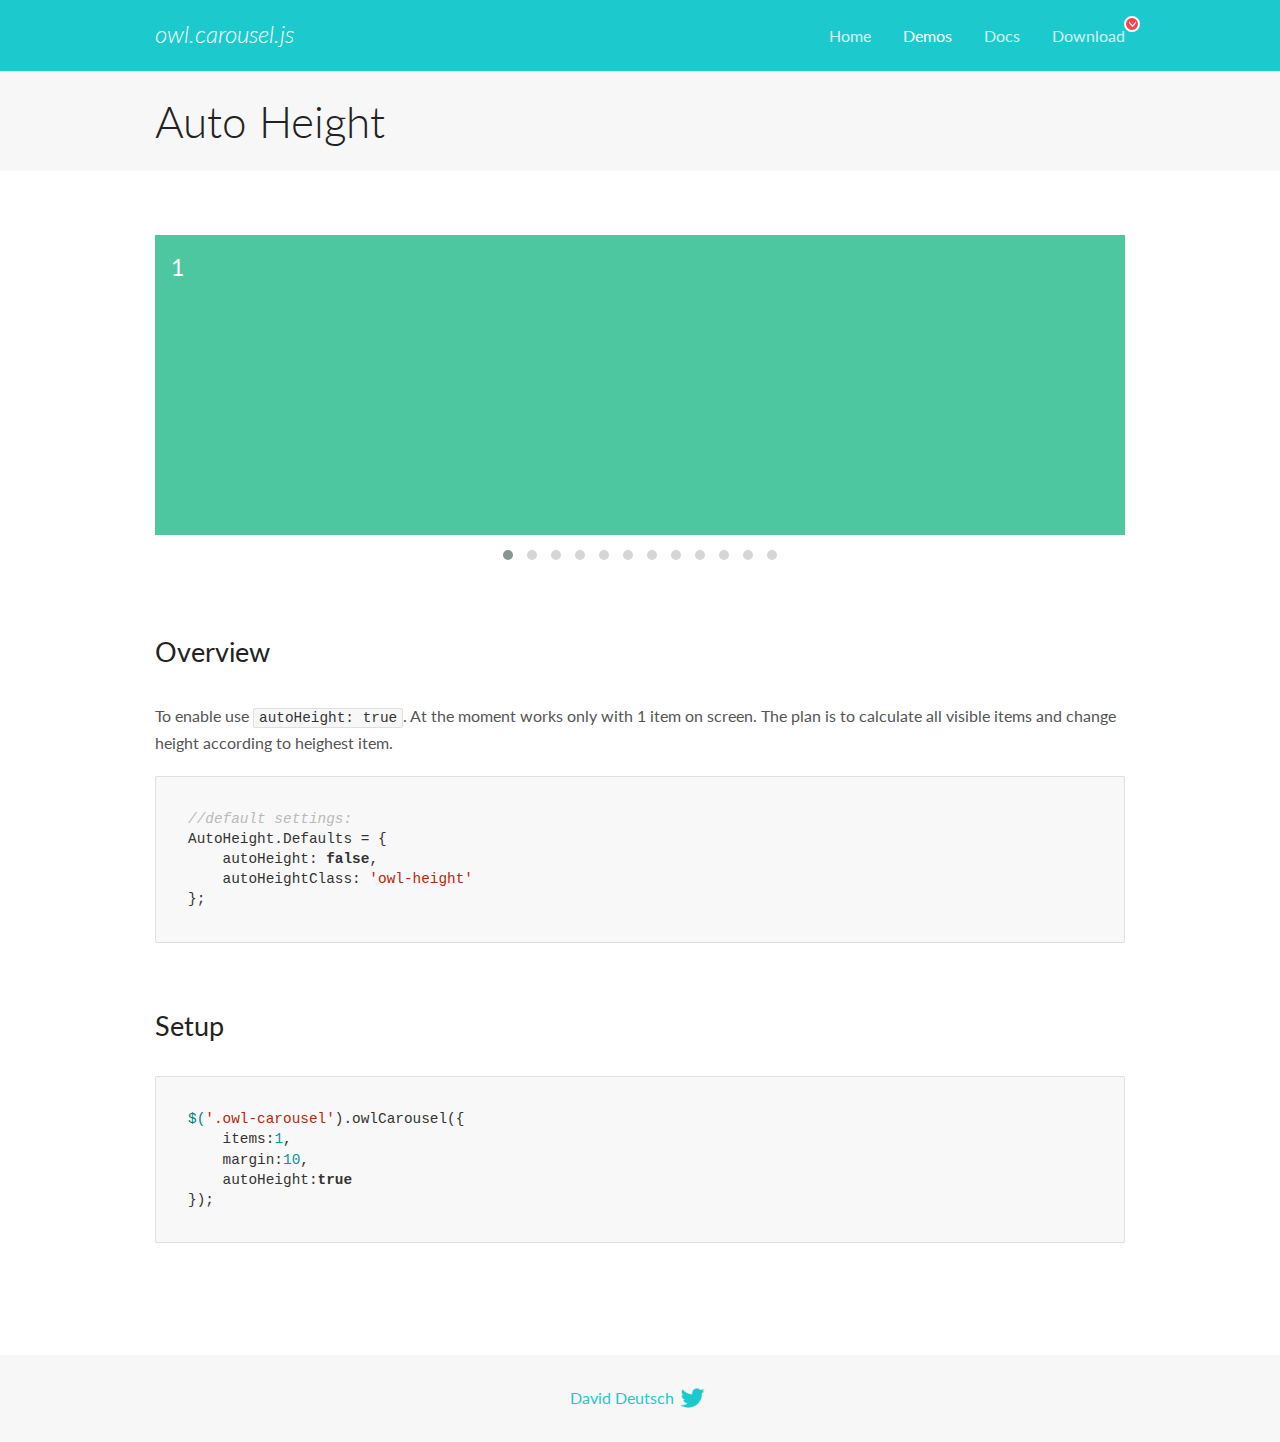
<file: packages/owlcarousel/docs/demos/autoheight.html>
<!DOCTYPE html>
<html lang="en">
  <head>

    <!-- head -->
    <meta charset="utf-8">
    <meta name="msapplication-tap-highlight" content="no" />
    <meta name="viewport" content="width=device-width, initial-scale=1.0" />
    <meta name="description" content="autoHeight usage demo">
    <meta name="author" content="David Deutsch">
    <title>
      Auto Height Demo | Owl Carousel | 2.3.3
    </title>

    <!-- Stylesheets -->
    <link href='https://fonts.googleapis.com/css?family=Lato:300,400,700,400italic,300italic' rel='stylesheet' type='text/css'>
    <link rel="stylesheet" href="../assets/css/docs.theme.min.css">

    <!-- Owl Stylesheets -->
    <link rel="stylesheet" href="../assets/owlcarousel/assets/owl.carousel.min.css">
    <link rel="stylesheet" href="../assets/owlcarousel/assets/owl.theme.default.min.css">

    <!-- HTML5 shim and Respond.js IE8 support of HTML5 elements and media queries -->

    <!--[if lt IE 9]>
      <script src="https://oss.maxcdn.com/libs/html5shiv/3.7.0/html5shiv.js"></script>
      <script src="https://oss.maxcdn.com/libs/respond.js/1.3.0/respond.min.js"></script>
    <![endif]-->

    <!-- Favicons -->
    <link rel="apple-touch-icon-precomposed" sizes="144x144" href="../assets/ico/apple-touch-icon-144-precomposed.png">
    <link rel="shortcut icon" href="../assets/ico/favicon.png">
    <link rel="shortcut icon" href="favicon.ico">

    <!-- Yeah i know js should not be in header. Its required for demos.-->

    <!-- javascript -->
    <script src="../assets/vendors/jquery.min.js"></script>
    <script src="../assets/owlcarousel/owl.carousel.js"></script>
  </head>
  <body>

    <!-- header -->
    <header class="header">
      <div class="row">
        <div class="large-12 columns">
          <div class="brand left">
            <h3>
              <a href="/OwlCarousel2/">owl.carousel.js</a> 
            </h3>
          </div>
          <a id="toggle-nav" class="right">
            <span></span> <span></span> <span></span> 
          </a> 
          <div class="nav-bar">
            <ul class="clearfix">
              <li> <a href="/OwlCarousel2/index.html">Home</a>  </li>
              <li class="active">
                <a href="/OwlCarousel2/demos/demos.html">Demos</a> 
              </li>
              <li> <a href="/OwlCarousel2/docs/started-welcome.html">Docs</a>  </li>
              <li>
                <a href="https://github.com/OwlCarousel2/OwlCarousel2/archive/2.3.3.zip">Download</a> 
                <span class="download"></span> 
              </li>
            </ul>
          </div>
        </div>
      </div>
    </header>

    <!-- title -->
    <section class="title">
      <div class="row">
        <div class="large-12 columns">
          <h1>Auto Height</h1>
        </div>
      </div>
    </section>

    <!--  Demos -->
    <section id="demos">
      <div class="row">
        <div class="large-12 columns">
          <div class="owl-carousel owl-theme">
            <div class="item" style="height:300px">
              <h4>1</h4>
            </div>
            <div class="item" style="height:100px">
              <h4>2</h4>
            </div>
            <div class="item" style="height:500px">
              <h4>3</h4>
            </div>
            <div class="item" style="height:250px">
              <h4>4</h4>
            </div>
            <div class="item" style="height:400px">
              <h4>5</h4>
            </div>
            <div class="item" style="height:500px">
              <h4>6</h4>
            </div>
            <div class="item" style="height:600px">
              <h4>7</h4>
            </div>
            <div class="item" style="height:400px">
              <h4>8</h4>
            </div>
            <div class="item" style="height:300px">
              <h4>9</h4>
            </div>
            <div class="item" style="height:350px">
              <h4>10</h4>
            </div>
            <div class="item" style="height:200px">
              <h4>11</h4>
            </div>
            <div class="item" style="height:150px">
              <h4>12</h4>
            </div>
          </div>
          <h3 id="overview">Overview</h3>
          <p>To enable use <code>autoHeight: true</code>. At the moment works only with 1 item on screen. The plan is to calculate all visible items and change height according to heighest item.</p>
          <pre><code>//default settings:
AutoHeight.Defaults = {
    autoHeight: false,
    autoHeightClass: &#39;owl-height&#39;
};</code></pre>
          <h3 id="setup">Setup</h3>
          <pre><code>$(&#39;.owl-carousel&#39;).owlCarousel({
    items:1,
    margin:10,
    autoHeight:true
});</code></pre>
          <script>
            $(document).ready(function() {
              $('.owl-carousel').owlCarousel({
                items: 1,
                margin: 10,
                autoHeight: true
              });
            })
          </script>
        </div>
      </div>
    </section>

    <!-- footer -->
    <footer class="footer">
      <div class="row">
        <div class="large-12 columns">
          <h5>
            <a href="/OwlCarousel2/docs/support-contact.html">David Deutsch</a> 
            <a id="custom-tweet-button" href="https://twitter.com/share?url=https://github.com/OwlCarousel2/OwlCarousel2&text=Owl Carousel - This is so awesome! " target="_blank"></a> 
          </h5>
        </div>
      </div>
    </footer>

    <!-- vendors -->
    <script src="../assets/vendors/highlight.js"></script>
    <script src="../assets/js/app.js"></script>
  </body>
</html>
</file>
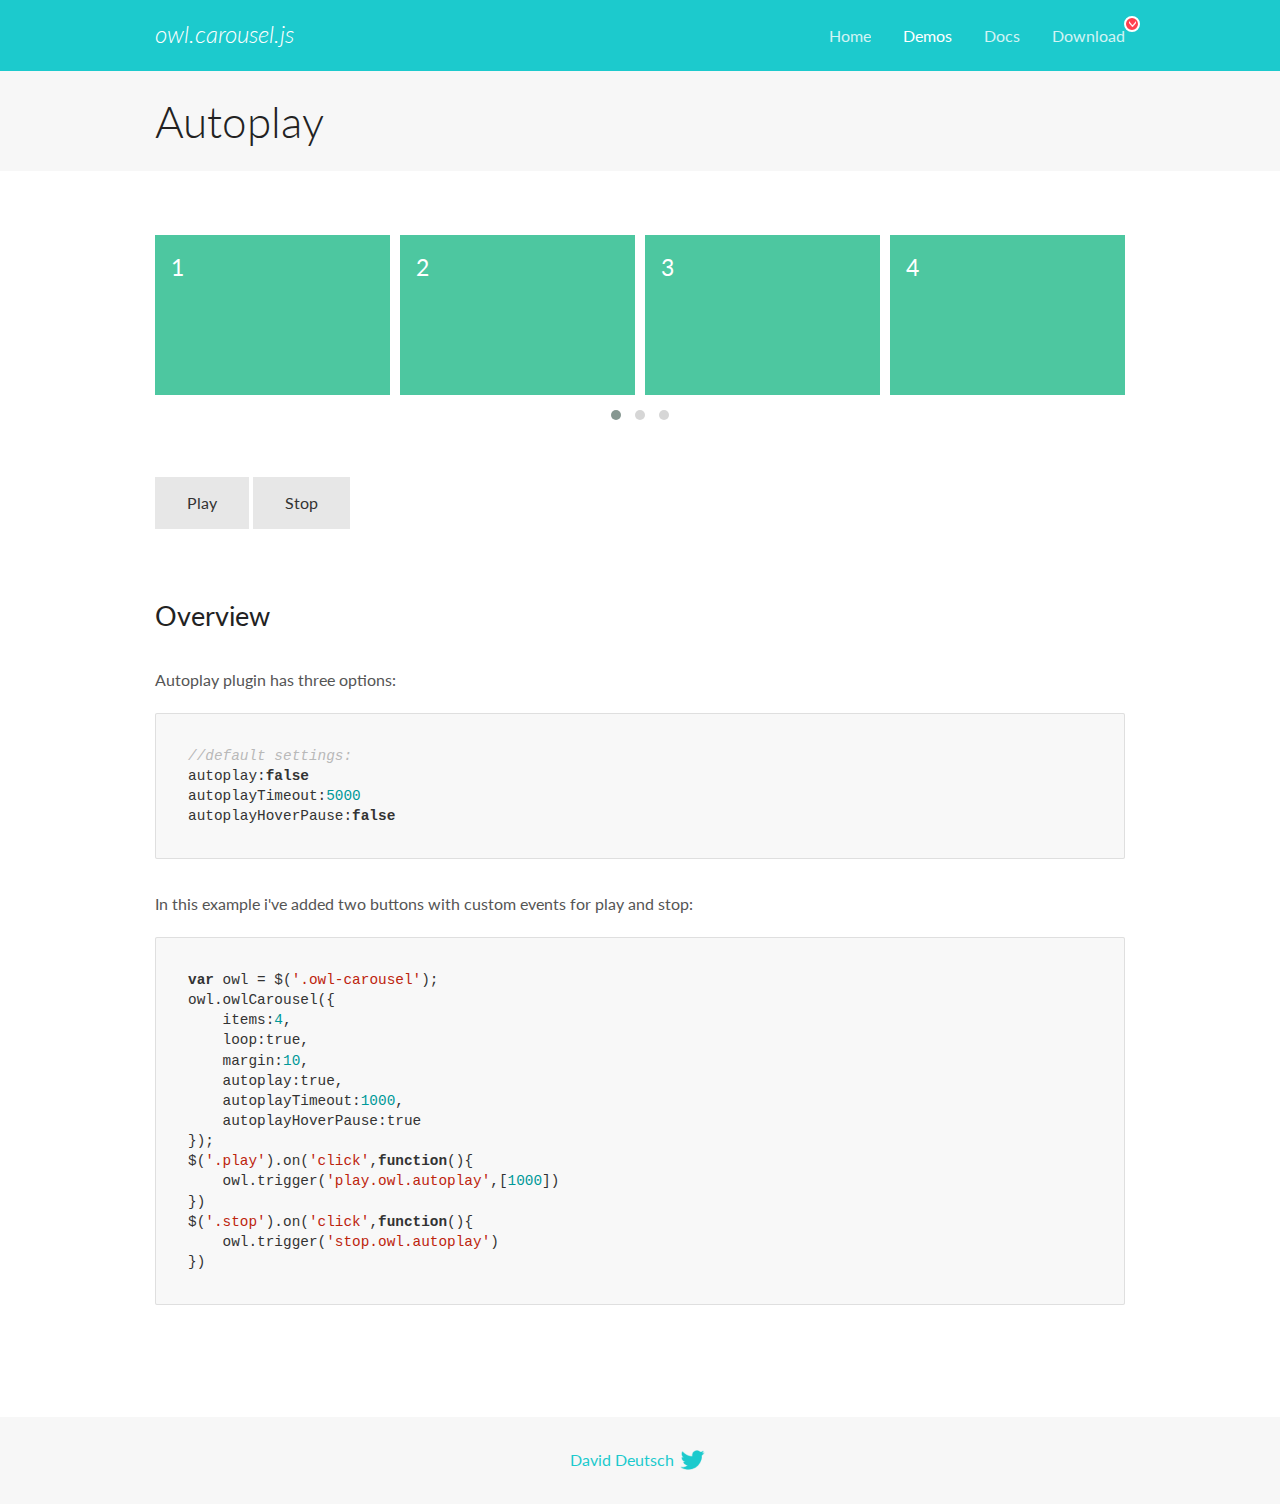
<file: packages/owlcarousel/docs/demos/autoplay.html>
<!DOCTYPE html>
<html lang="en">
  <head>

    <!-- head -->
    <meta charset="utf-8">
    <meta name="msapplication-tap-highlight" content="no" />
    <meta name="viewport" content="width=device-width, initial-scale=1.0" />
    <meta name="description" content="Autoplay usage demo">
    <meta name="author" content="David Deutsch">
    <title>
      Autoplay Demo | Owl Carousel | 2.3.3
    </title>

    <!-- Stylesheets -->
    <link href='https://fonts.googleapis.com/css?family=Lato:300,400,700,400italic,300italic' rel='stylesheet' type='text/css'>
    <link rel="stylesheet" href="../assets/css/docs.theme.min.css">

    <!-- Owl Stylesheets -->
    <link rel="stylesheet" href="../assets/owlcarousel/assets/owl.carousel.min.css">
    <link rel="stylesheet" href="../assets/owlcarousel/assets/owl.theme.default.min.css">

    <!-- HTML5 shim and Respond.js IE8 support of HTML5 elements and media queries -->

    <!--[if lt IE 9]>
      <script src="https://oss.maxcdn.com/libs/html5shiv/3.7.0/html5shiv.js"></script>
      <script src="https://oss.maxcdn.com/libs/respond.js/1.3.0/respond.min.js"></script>
    <![endif]-->

    <!-- Favicons -->
    <link rel="apple-touch-icon-precomposed" sizes="144x144" href="../assets/ico/apple-touch-icon-144-precomposed.png">
    <link rel="shortcut icon" href="../assets/ico/favicon.png">
    <link rel="shortcut icon" href="favicon.ico">

    <!-- Yeah i know js should not be in header. Its required for demos.-->

    <!-- javascript -->
    <script src="../assets/vendors/jquery.min.js"></script>
    <script src="../assets/owlcarousel/owl.carousel.js"></script>
  </head>
  <body>

    <!-- header -->
    <header class="header">
      <div class="row">
        <div class="large-12 columns">
          <div class="brand left">
            <h3>
              <a href="/OwlCarousel2/">owl.carousel.js</a> 
            </h3>
          </div>
          <a id="toggle-nav" class="right">
            <span></span> <span></span> <span></span> 
          </a> 
          <div class="nav-bar">
            <ul class="clearfix">
              <li> <a href="/OwlCarousel2/index.html">Home</a>  </li>
              <li class="active">
                <a href="/OwlCarousel2/demos/demos.html">Demos</a> 
              </li>
              <li> <a href="/OwlCarousel2/docs/started-welcome.html">Docs</a>  </li>
              <li>
                <a href="https://github.com/OwlCarousel2/OwlCarousel2/archive/2.3.3.zip">Download</a> 
                <span class="download"></span> 
              </li>
            </ul>
          </div>
        </div>
      </div>
    </header>

    <!-- title -->
    <section class="title">
      <div class="row">
        <div class="large-12 columns">
          <h1>Autoplay</h1>
        </div>
      </div>
    </section>

    <!--  Demos -->
    <section id="demos">
      <div class="row">
        <div class="large-12 columns">
          <div class="owl-carousel owl-theme">
            <div class="item">
              <h4>1</h4>
            </div>
            <div class="item">
              <h4>2</h4>
            </div>
            <div class="item">
              <h4>3</h4>
            </div>
            <div class="item">
              <h4>4</h4>
            </div>
            <div class="item">
              <h4>5</h4>
            </div>
            <div class="item">
              <h4>6</h4>
            </div>
            <div class="item">
              <h4>7</h4>
            </div>
            <div class="item">
              <h4>8</h4>
            </div>
            <div class="item">
              <h4>9</h4>
            </div>
            <div class="item">
              <h4>10</h4>
            </div>
            <div class="item">
              <h4>11</h4>
            </div>
            <div class="item">
              <h4>12</h4>
            </div>
          </div>
          <a class="button secondary play">Play</a> 
          <a class="button secondary stop">Stop</a> 
          <h3 id="overview">Overview</h3>
          <p>Autoplay plugin has three options:</p>
          <pre><code>//default settings:
autoplay:false
autoplayTimeout:5000
autoplayHoverPause:false</code></pre>
          <p>In this example i&#39;ve added two buttons with custom events for play and stop:</p>
          <pre><code>var owl = $(&#39;.owl-carousel&#39;);
owl.owlCarousel({
    items:4,
    loop:true,
    margin:10,
    autoplay:true,
    autoplayTimeout:1000,
    autoplayHoverPause:true
});
$(&#39;.play&#39;).on(&#39;click&#39;,function(){
    owl.trigger(&#39;play.owl.autoplay&#39;,[1000])
})
$(&#39;.stop&#39;).on(&#39;click&#39;,function(){
    owl.trigger(&#39;stop.owl.autoplay&#39;)
})</code></pre>
          <script>
            $(document).ready(function() {
              var owl = $('.owl-carousel');
              owl.owlCarousel({
                items: 4,
                loop: true,
                margin: 10,
                autoplay: true,
                autoplayTimeout: 1000,
                autoplayHoverPause: true
              });
              $('.play').on('click', function() {
                owl.trigger('play.owl.autoplay', [1000])
              })
              $('.stop').on('click', function() {
                owl.trigger('stop.owl.autoplay')
              })
            })
          </script>
        </div>
      </div>
    </section>

    <!-- footer -->
    <footer class="footer">
      <div class="row">
        <div class="large-12 columns">
          <h5>
            <a href="/OwlCarousel2/docs/support-contact.html">David Deutsch</a> 
            <a id="custom-tweet-button" href="https://twitter.com/share?url=https://github.com/OwlCarousel2/OwlCarousel2&text=Owl Carousel - This is so awesome! " target="_blank"></a> 
          </h5>
        </div>
      </div>
    </footer>

    <!-- vendors -->
    <script src="../assets/vendors/highlight.js"></script>
    <script src="../assets/js/app.js"></script>
  </body>
</html>
</file>
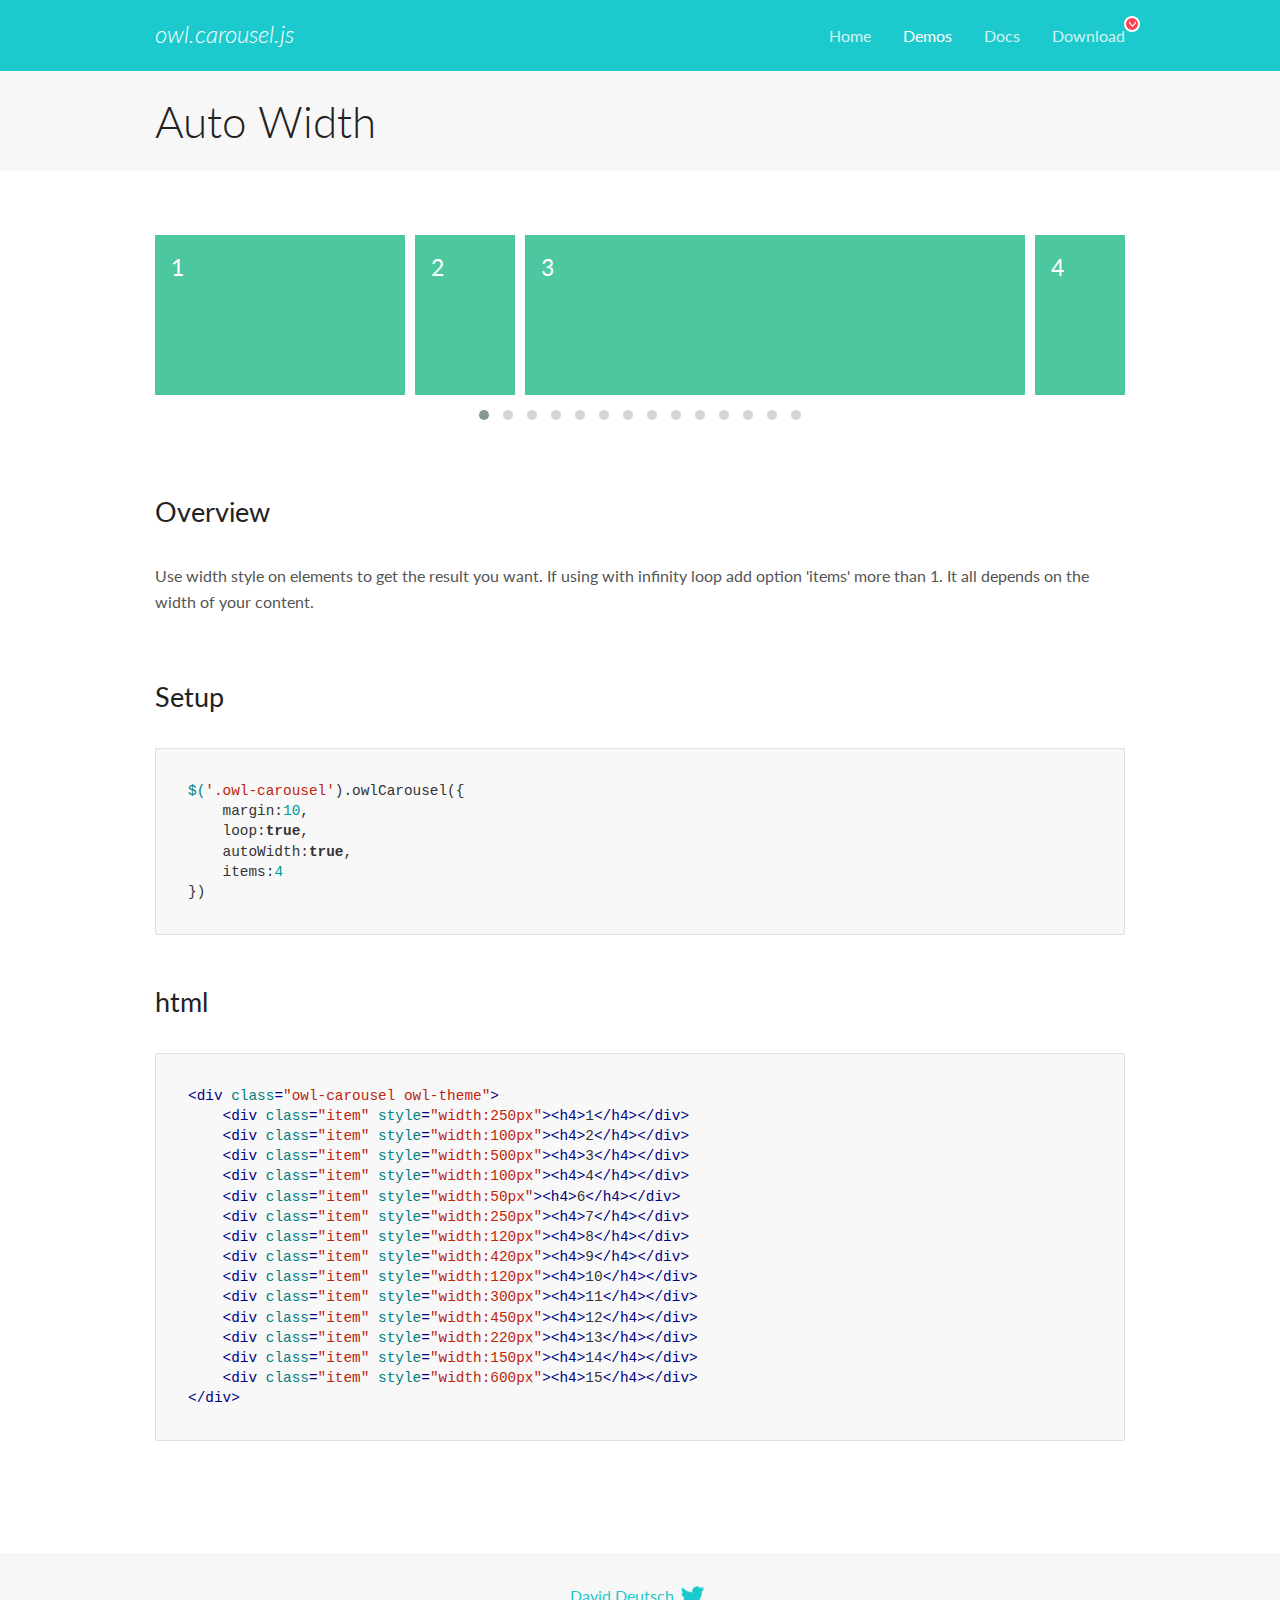
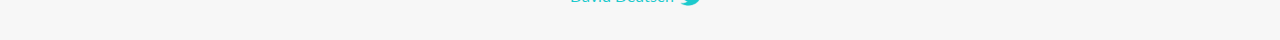
<file: packages/owlcarousel/docs/demos/autowidth.html>
<!DOCTYPE html>
<html lang="en">
  <head>

    <!-- head -->
    <meta charset="utf-8">
    <meta name="msapplication-tap-highlight" content="no" />
    <meta name="viewport" content="width=device-width, initial-scale=1.0" />
    <meta name="description" content="Auto Width">
    <meta name="author" content="David Deutsch">
    <title>
      Auto Width Demo | Owl Carousel | 2.3.3
    </title>

    <!-- Stylesheets -->
    <link href='https://fonts.googleapis.com/css?family=Lato:300,400,700,400italic,300italic' rel='stylesheet' type='text/css'>
    <link rel="stylesheet" href="../assets/css/docs.theme.min.css">

    <!-- Owl Stylesheets -->
    <link rel="stylesheet" href="../assets/owlcarousel/assets/owl.carousel.min.css">
    <link rel="stylesheet" href="../assets/owlcarousel/assets/owl.theme.default.min.css">

    <!-- HTML5 shim and Respond.js IE8 support of HTML5 elements and media queries -->

    <!--[if lt IE 9]>
      <script src="https://oss.maxcdn.com/libs/html5shiv/3.7.0/html5shiv.js"></script>
      <script src="https://oss.maxcdn.com/libs/respond.js/1.3.0/respond.min.js"></script>
    <![endif]-->

    <!-- Favicons -->
    <link rel="apple-touch-icon-precomposed" sizes="144x144" href="../assets/ico/apple-touch-icon-144-precomposed.png">
    <link rel="shortcut icon" href="../assets/ico/favicon.png">
    <link rel="shortcut icon" href="favicon.ico">

    <!-- Yeah i know js should not be in header. Its required for demos.-->

    <!-- javascript -->
    <script src="../assets/vendors/jquery.min.js"></script>
    <script src="../assets/owlcarousel/owl.carousel.js"></script>
  </head>
  <body>

    <!-- header -->
    <header class="header">
      <div class="row">
        <div class="large-12 columns">
          <div class="brand left">
            <h3>
              <a href="/OwlCarousel2/">owl.carousel.js</a> 
            </h3>
          </div>
          <a id="toggle-nav" class="right">
            <span></span> <span></span> <span></span> 
          </a> 
          <div class="nav-bar">
            <ul class="clearfix">
              <li> <a href="/OwlCarousel2/index.html">Home</a>  </li>
              <li class="active">
                <a href="/OwlCarousel2/demos/demos.html">Demos</a> 
              </li>
              <li> <a href="/OwlCarousel2/docs/started-welcome.html">Docs</a>  </li>
              <li>
                <a href="https://github.com/OwlCarousel2/OwlCarousel2/archive/2.3.3.zip">Download</a> 
                <span class="download"></span> 
              </li>
            </ul>
          </div>
        </div>
      </div>
    </header>

    <!-- title -->
    <section class="title">
      <div class="row">
        <div class="large-12 columns">
          <h1>Auto Width</h1>
        </div>
      </div>
    </section>

    <!--  Demos -->
    <section id="demos">
      <div class="row">
        <div class="large-12 columns">
          <div class="owl-carousel owl-theme">
            <div class="item" style="width:250px">
              <h4>1</h4>
            </div>
            <div class="item" style="width:100px">
              <h4>2</h4>
            </div>
            <div class="item" style="width:500px">
              <h4>3</h4>
            </div>
            <div class="item" style="width:100px">
              <h4>4</h4>
            </div>
            <div class="item" style="width:50px">
              <h4>6</h4>
            </div>
            <div class="item" style="width:250px">
              <h4>7</h4>
            </div>
            <div class="item" style="width:120px">
              <h4>8</h4>
            </div>
            <div class="item" style="width:420px">
              <h4>9</h4>
            </div>
            <div class="item" style="width:120px">
              <h4>10</h4>
            </div>
            <div class="item" style="width:300px">
              <h4>11</h4>
            </div>
            <div class="item" style="width:450px">
              <h4>12</h4>
            </div>
            <div class="item" style="width:220px">
              <h4>13</h4>
            </div>
            <div class="item" style="width:150px">
              <h4>14</h4>
            </div>
            <div class="item" style="width:600px">
              <h4>15</h4>
            </div>
          </div>
          <h3 id="overview">Overview</h3>
          <p>Use width style on elements to get the result you want. If using with infinity loop add option &#39;items&#39; more than 1. It all depends on the width of your content.</p>
          <h3 id="setup">Setup</h3>
          <pre><code>$(&#39;.owl-carousel&#39;).owlCarousel({
    margin:10,
    loop:true,
    autoWidth:true,
    items:4
})</code></pre>
          <h3 id="html">html</h3>
          <pre><code>&lt;div class=&quot;owl-carousel owl-theme&quot;&gt;
    &lt;div class=&quot;item&quot; style=&quot;width:250px&quot;&gt;&lt;h4&gt;1&lt;/h4&gt;&lt;/div&gt;
    &lt;div class=&quot;item&quot; style=&quot;width:100px&quot;&gt;&lt;h4&gt;2&lt;/h4&gt;&lt;/div&gt;
    &lt;div class=&quot;item&quot; style=&quot;width:500px&quot;&gt;&lt;h4&gt;3&lt;/h4&gt;&lt;/div&gt;
    &lt;div class=&quot;item&quot; style=&quot;width:100px&quot;&gt;&lt;h4&gt;4&lt;/h4&gt;&lt;/div&gt;
    &lt;div class=&quot;item&quot; style=&quot;width:50px&quot;&gt;&lt;h4&gt;6&lt;/h4&gt;&lt;/div&gt;
    &lt;div class=&quot;item&quot; style=&quot;width:250px&quot;&gt;&lt;h4&gt;7&lt;/h4&gt;&lt;/div&gt;
    &lt;div class=&quot;item&quot; style=&quot;width:120px&quot;&gt;&lt;h4&gt;8&lt;/h4&gt;&lt;/div&gt;
    &lt;div class=&quot;item&quot; style=&quot;width:420px&quot;&gt;&lt;h4&gt;9&lt;/h4&gt;&lt;/div&gt;
    &lt;div class=&quot;item&quot; style=&quot;width:120px&quot;&gt;&lt;h4&gt;10&lt;/h4&gt;&lt;/div&gt;
    &lt;div class=&quot;item&quot; style=&quot;width:300px&quot;&gt;&lt;h4&gt;11&lt;/h4&gt;&lt;/div&gt;
    &lt;div class=&quot;item&quot; style=&quot;width:450px&quot;&gt;&lt;h4&gt;12&lt;/h4&gt;&lt;/div&gt;
    &lt;div class=&quot;item&quot; style=&quot;width:220px&quot;&gt;&lt;h4&gt;13&lt;/h4&gt;&lt;/div&gt;
    &lt;div class=&quot;item&quot; style=&quot;width:150px&quot;&gt;&lt;h4&gt;14&lt;/h4&gt;&lt;/div&gt;
    &lt;div class=&quot;item&quot; style=&quot;width:600px&quot;&gt;&lt;h4&gt;15&lt;/h4&gt;&lt;/div&gt;
&lt;/div&gt;</code></pre>
          <script>
            $(document).ready(function() {
              $('.owl-carousel').owlCarousel({
                margin: 10,
                loop: true,
                autoWidth: true,
                items: 4
              })
            })
          </script>
        </div>
      </div>
    </section>

    <!-- footer -->
    <footer class="footer">
      <div class="row">
        <div class="large-12 columns">
          <h5>
            <a href="/OwlCarousel2/docs/support-contact.html">David Deutsch</a> 
            <a id="custom-tweet-button" href="https://twitter.com/share?url=https://github.com/OwlCarousel2/OwlCarousel2&text=Owl Carousel - This is so awesome! " target="_blank"></a> 
          </h5>
        </div>
      </div>
    </footer>

    <!-- vendors -->
    <script src="../assets/vendors/highlight.js"></script>
    <script src="../assets/js/app.js"></script>
  </body>
</html>
</file>
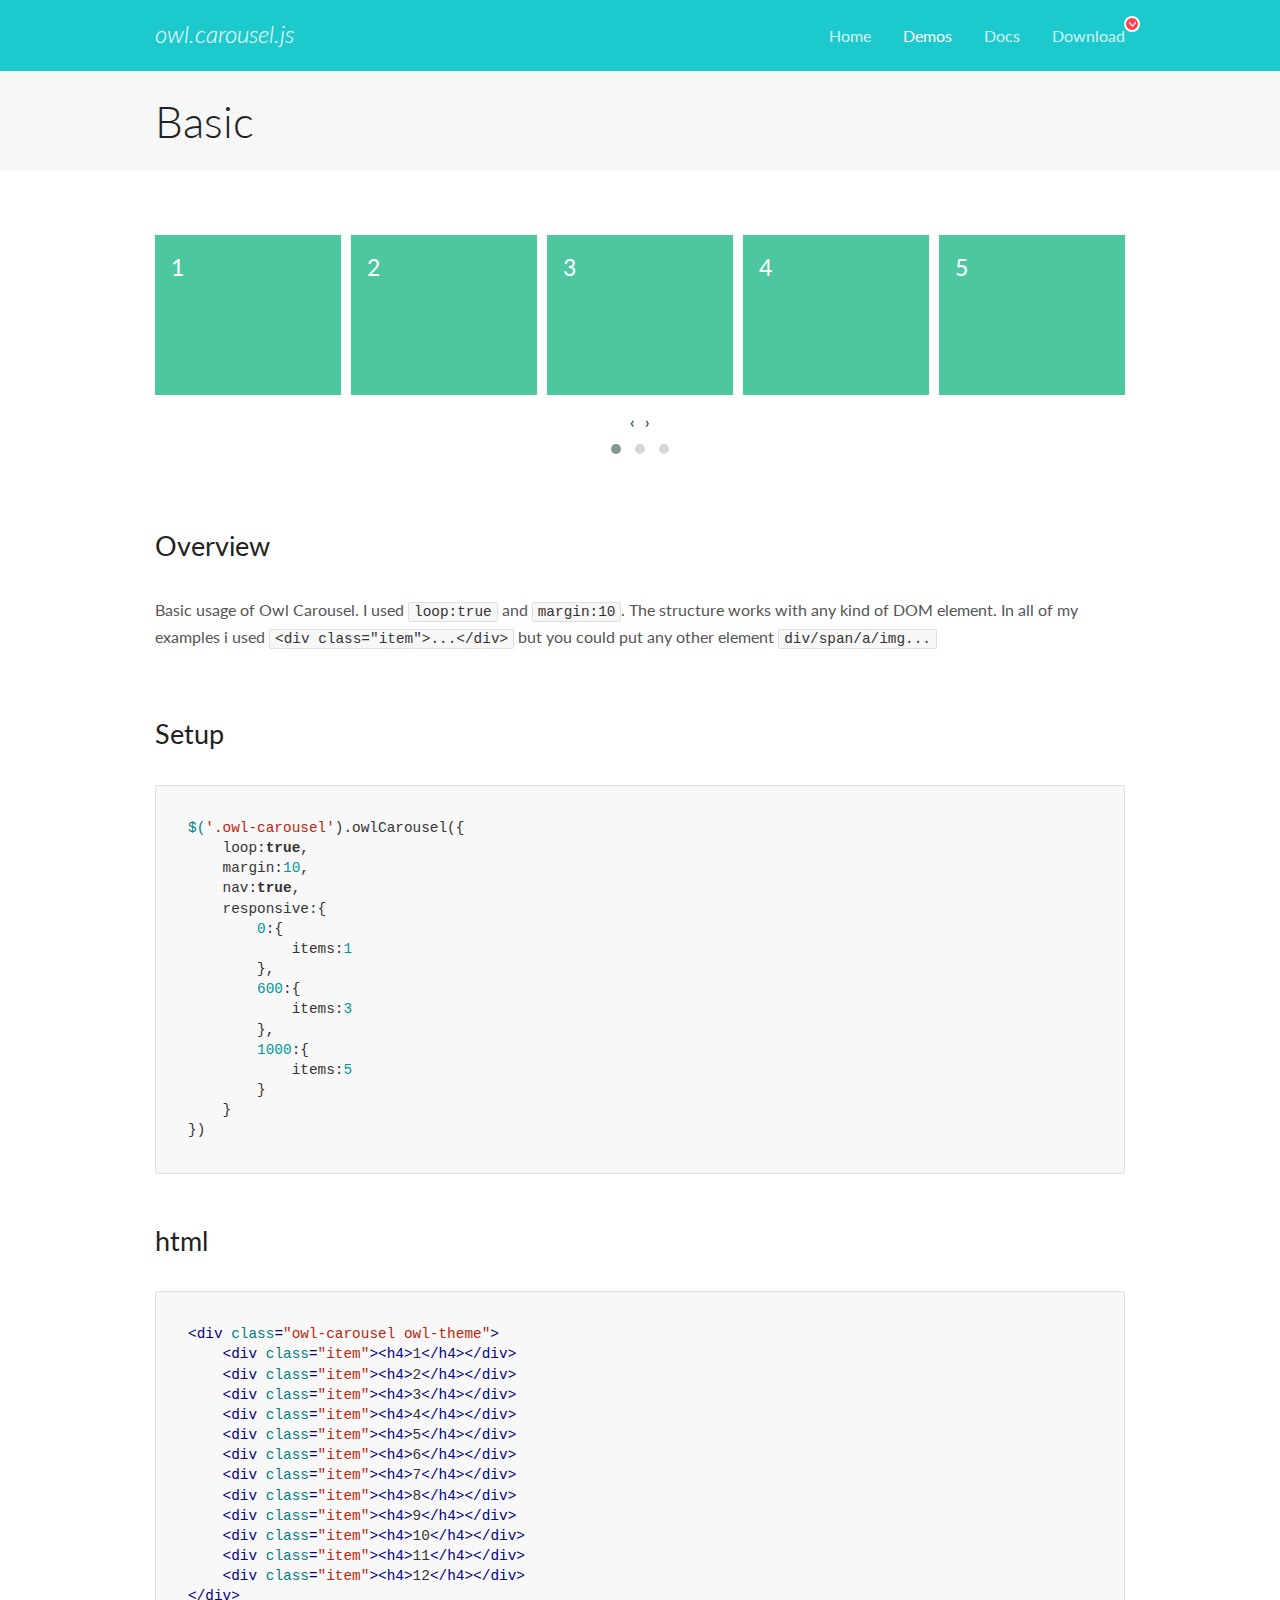
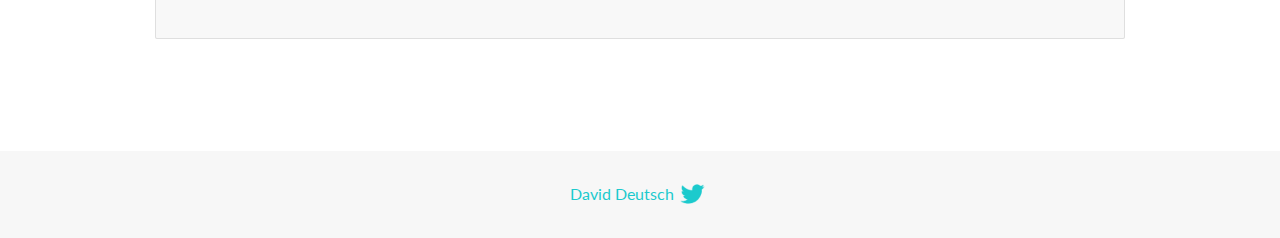
<file: packages/owlcarousel/docs/demos/basic.html>
<!DOCTYPE html>
<html lang="en">
  <head>

    <!-- head -->
    <meta charset="utf-8">
    <meta name="msapplication-tap-highlight" content="no" />
    <meta name="viewport" content="width=device-width, initial-scale=1.0" />
    <meta name="description" content="Basic usage demo">
    <meta name="author" content="David Deutsch">
    <title>
      Basic Demo | Owl Carousel | 2.3.3
    </title>

    <!-- Stylesheets -->
    <link href='https://fonts.googleapis.com/css?family=Lato:300,400,700,400italic,300italic' rel='stylesheet' type='text/css'>
    <link rel="stylesheet" href="../assets/css/docs.theme.min.css">

    <!-- Owl Stylesheets -->
    <link rel="stylesheet" href="../assets/owlcarousel/assets/owl.carousel.min.css">
    <link rel="stylesheet" href="../assets/owlcarousel/assets/owl.theme.default.min.css">

    <!-- HTML5 shim and Respond.js IE8 support of HTML5 elements and media queries -->

    <!--[if lt IE 9]>
      <script src="https://oss.maxcdn.com/libs/html5shiv/3.7.0/html5shiv.js"></script>
      <script src="https://oss.maxcdn.com/libs/respond.js/1.3.0/respond.min.js"></script>
    <![endif]-->

    <!-- Favicons -->
    <link rel="apple-touch-icon-precomposed" sizes="144x144" href="../assets/ico/apple-touch-icon-144-precomposed.png">
    <link rel="shortcut icon" href="../assets/ico/favicon.png">
    <link rel="shortcut icon" href="favicon.ico">

    <!-- Yeah i know js should not be in header. Its required for demos.-->

    <!-- javascript -->
    <script src="../assets/vendors/jquery.min.js"></script>
    <script src="../assets/owlcarousel/owl.carousel.js"></script>
  </head>
  <body>

    <!-- header -->
    <header class="header">
      <div class="row">
        <div class="large-12 columns">
          <div class="brand left">
            <h3>
              <a href="/OwlCarousel2/">owl.carousel.js</a> 
            </h3>
          </div>
          <a id="toggle-nav" class="right">
            <span></span> <span></span> <span></span> 
          </a> 
          <div class="nav-bar">
            <ul class="clearfix">
              <li> <a href="/OwlCarousel2/index.html">Home</a>  </li>
              <li class="active">
                <a href="/OwlCarousel2/demos/demos.html">Demos</a> 
              </li>
              <li> <a href="/OwlCarousel2/docs/started-welcome.html">Docs</a>  </li>
              <li>
                <a href="https://github.com/OwlCarousel2/OwlCarousel2/archive/2.3.3.zip">Download</a> 
                <span class="download"></span> 
              </li>
            </ul>
          </div>
        </div>
      </div>
    </header>

    <!-- title -->
    <section class="title">
      <div class="row">
        <div class="large-12 columns">
          <h1>Basic</h1>
        </div>
      </div>
    </section>

    <!--  Demos -->
    <section id="demos">
      <div class="row">
        <div class="large-12 columns">
          <div class="owl-carousel owl-theme">
            <div class="item">
              <h4>1</h4>
            </div>
            <div class="item">
              <h4>2</h4>
            </div>
            <div class="item">
              <h4>3</h4>
            </div>
            <div class="item">
              <h4>4</h4>
            </div>
            <div class="item">
              <h4>5</h4>
            </div>
            <div class="item">
              <h4>6</h4>
            </div>
            <div class="item">
              <h4>7</h4>
            </div>
            <div class="item">
              <h4>8</h4>
            </div>
            <div class="item">
              <h4>9</h4>
            </div>
            <div class="item">
              <h4>10</h4>
            </div>
            <div class="item">
              <h4>11</h4>
            </div>
            <div class="item">
              <h4>12</h4>
            </div>
          </div>
          <h3 id="overview">Overview</h3>
          <p>Basic usage of Owl Carousel. I used <code>loop:true</code> and <code>margin:10</code>. The structure works with any kind of DOM element. In all of my examples i used <code>&lt;div class=&quot;item&quot;&gt;...&lt;/div&gt;</code> but you could
            put any other element <code>div/span/a/img...</code></p>
          <h3 id="setup">Setup</h3>
          <pre><code>$(&#39;.owl-carousel&#39;).owlCarousel({
    loop:true,
    margin:10,
    nav:true,
    responsive:{
        0:{
            items:1
        },
        600:{
            items:3
        },
        1000:{
            items:5
        }
    }
})</code></pre>
          <h3 id="html">html</h3>
          <pre><code>&lt;div class=&quot;owl-carousel owl-theme&quot;&gt;
    &lt;div class=&quot;item&quot;&gt;&lt;h4&gt;1&lt;/h4&gt;&lt;/div&gt;
    &lt;div class=&quot;item&quot;&gt;&lt;h4&gt;2&lt;/h4&gt;&lt;/div&gt;
    &lt;div class=&quot;item&quot;&gt;&lt;h4&gt;3&lt;/h4&gt;&lt;/div&gt;
    &lt;div class=&quot;item&quot;&gt;&lt;h4&gt;4&lt;/h4&gt;&lt;/div&gt;
    &lt;div class=&quot;item&quot;&gt;&lt;h4&gt;5&lt;/h4&gt;&lt;/div&gt;
    &lt;div class=&quot;item&quot;&gt;&lt;h4&gt;6&lt;/h4&gt;&lt;/div&gt;
    &lt;div class=&quot;item&quot;&gt;&lt;h4&gt;7&lt;/h4&gt;&lt;/div&gt;
    &lt;div class=&quot;item&quot;&gt;&lt;h4&gt;8&lt;/h4&gt;&lt;/div&gt;
    &lt;div class=&quot;item&quot;&gt;&lt;h4&gt;9&lt;/h4&gt;&lt;/div&gt;
    &lt;div class=&quot;item&quot;&gt;&lt;h4&gt;10&lt;/h4&gt;&lt;/div&gt;
    &lt;div class=&quot;item&quot;&gt;&lt;h4&gt;11&lt;/h4&gt;&lt;/div&gt;
    &lt;div class=&quot;item&quot;&gt;&lt;h4&gt;12&lt;/h4&gt;&lt;/div&gt;
&lt;/div&gt;</code></pre>
          <script>
            $(document).ready(function() {
              var owl = $('.owl-carousel');
              owl.owlCarousel({
                margin: 10,
                nav: true,
                loop: true,
                responsive: {
                  0: {
                    items: 1
                  },
                  600: {
                    items: 3
                  },
                  1000: {
                    items: 5
                  }
                }
              })
            })
          </script>
        </div>
      </div>
    </section>

    <!-- footer -->
    <footer class="footer">
      <div class="row">
        <div class="large-12 columns">
          <h5>
            <a href="/OwlCarousel2/docs/support-contact.html">David Deutsch</a> 
            <a id="custom-tweet-button" href="https://twitter.com/share?url=https://github.com/OwlCarousel2/OwlCarousel2&text=Owl Carousel - This is so awesome! " target="_blank"></a> 
          </h5>
        </div>
      </div>
    </footer>

    <!-- vendors -->
    <script src="../assets/vendors/highlight.js"></script>
    <script src="../assets/js/app.js"></script>
  </body>
</html>
</file>
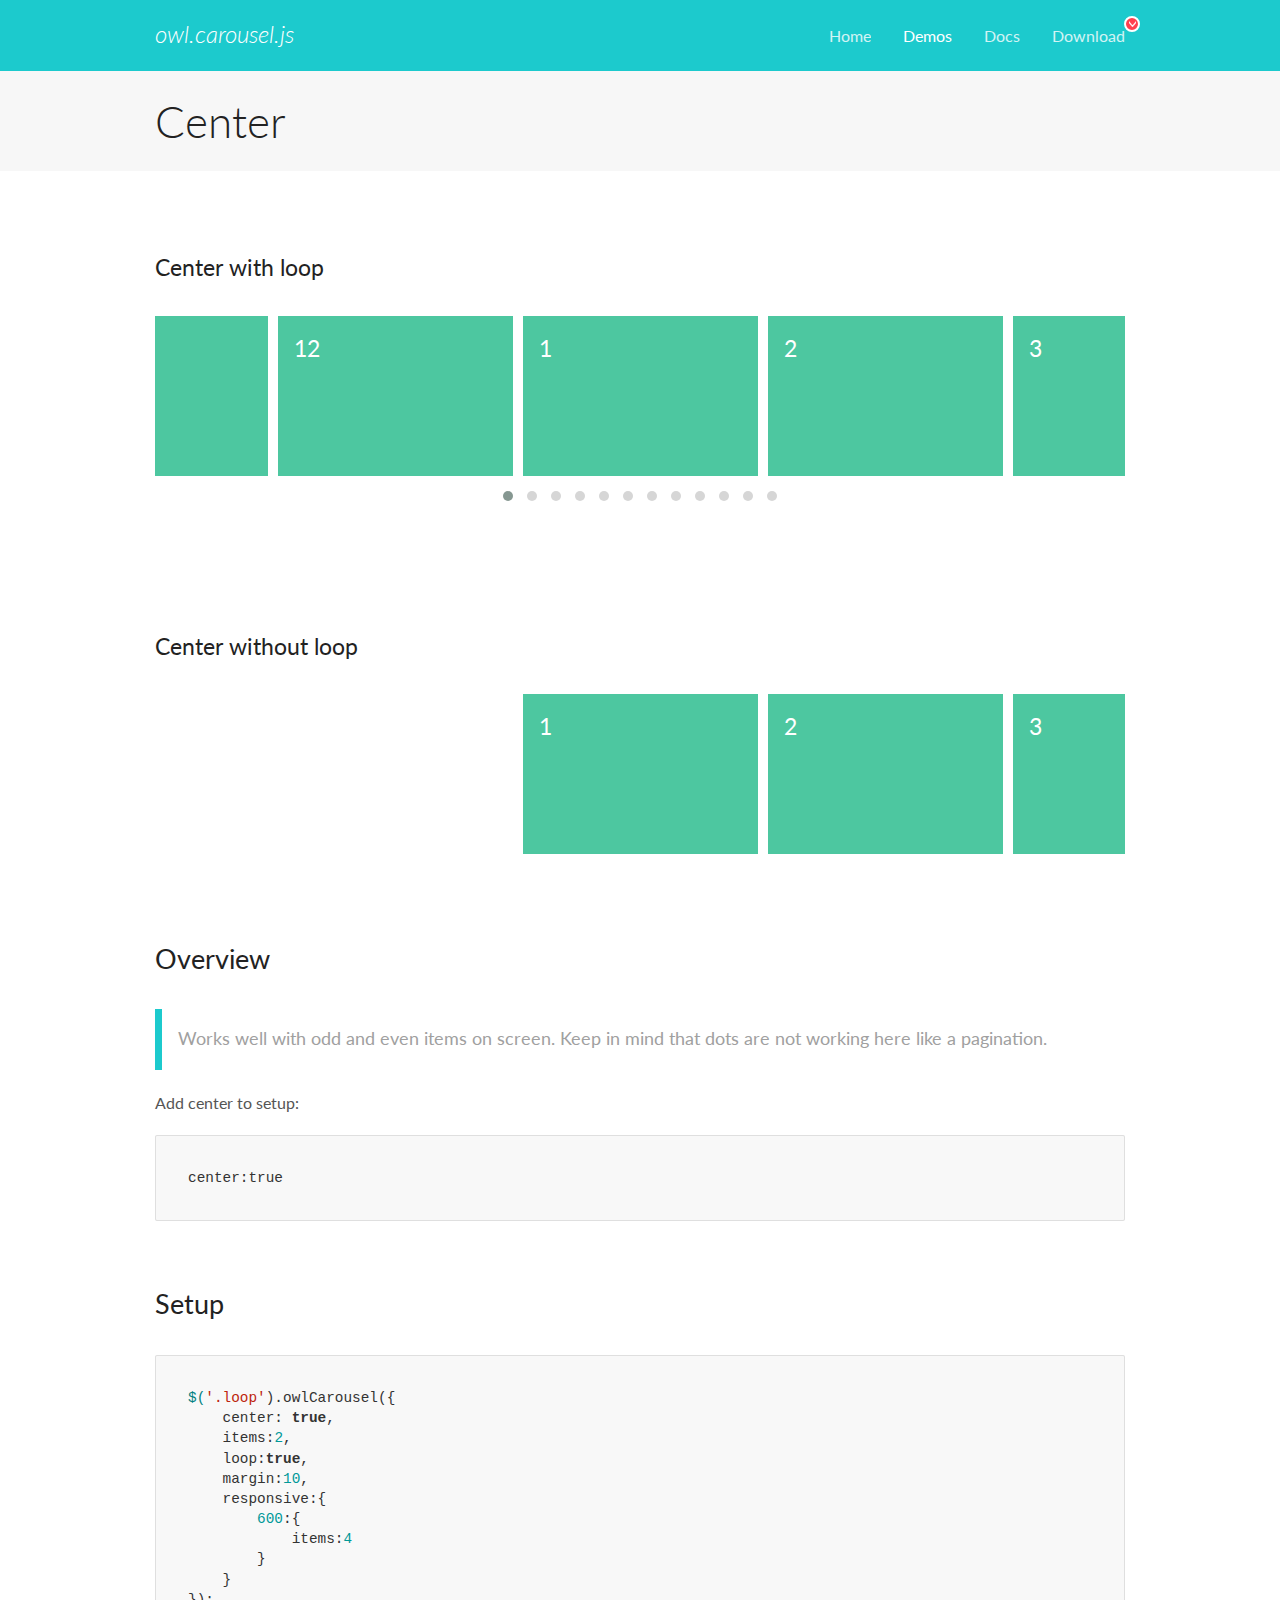
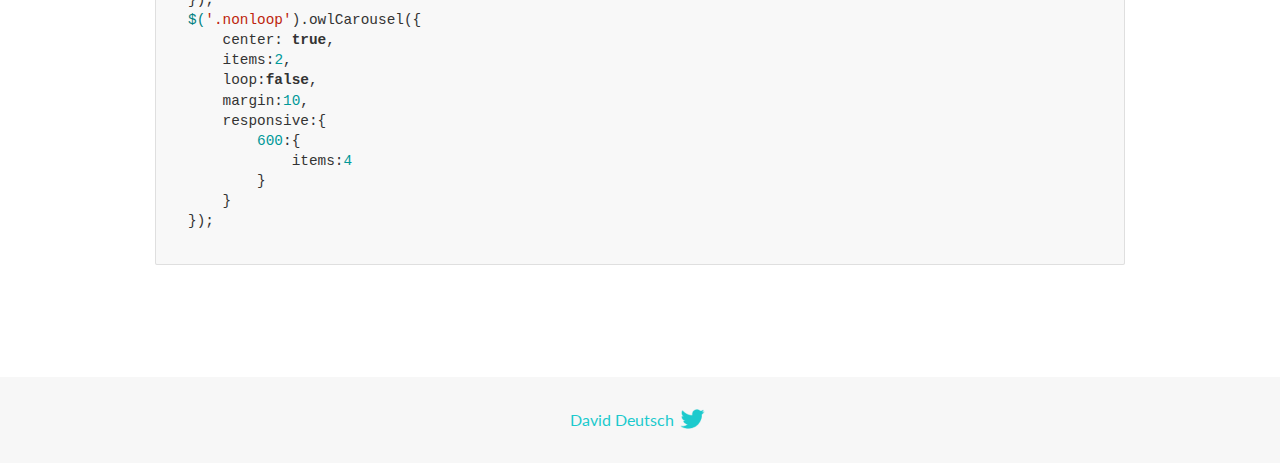
<file: packages/owlcarousel/docs/demos/center.html>
<!DOCTYPE html>
<html lang="en">
  <head>

    <!-- head -->
    <meta charset="utf-8">
    <meta name="msapplication-tap-highlight" content="no" />
    <meta name="viewport" content="width=device-width, initial-scale=1.0" />
    <meta name="description" content="Center carousel">
    <meta name="author" content="David Deutsch">
    <title>
      Center Demo | Owl Carousel | 2.3.3
    </title>

    <!-- Stylesheets -->
    <link href='https://fonts.googleapis.com/css?family=Lato:300,400,700,400italic,300italic' rel='stylesheet' type='text/css'>
    <link rel="stylesheet" href="../assets/css/docs.theme.min.css">

    <!-- Owl Stylesheets -->
    <link rel="stylesheet" href="../assets/owlcarousel/assets/owl.carousel.min.css">
    <link rel="stylesheet" href="../assets/owlcarousel/assets/owl.theme.default.min.css">

    <!-- HTML5 shim and Respond.js IE8 support of HTML5 elements and media queries -->

    <!--[if lt IE 9]>
      <script src="https://oss.maxcdn.com/libs/html5shiv/3.7.0/html5shiv.js"></script>
      <script src="https://oss.maxcdn.com/libs/respond.js/1.3.0/respond.min.js"></script>
    <![endif]-->

    <!-- Favicons -->
    <link rel="apple-touch-icon-precomposed" sizes="144x144" href="../assets/ico/apple-touch-icon-144-precomposed.png">
    <link rel="shortcut icon" href="../assets/ico/favicon.png">
    <link rel="shortcut icon" href="favicon.ico">

    <!-- Yeah i know js should not be in header. Its required for demos.-->

    <!-- javascript -->
    <script src="../assets/vendors/jquery.min.js"></script>
    <script src="../assets/owlcarousel/owl.carousel.js"></script>
  </head>
  <body>

    <!-- header -->
    <header class="header">
      <div class="row">
        <div class="large-12 columns">
          <div class="brand left">
            <h3>
              <a href="/OwlCarousel2/">owl.carousel.js</a> 
            </h3>
          </div>
          <a id="toggle-nav" class="right">
            <span></span> <span></span> <span></span> 
          </a> 
          <div class="nav-bar">
            <ul class="clearfix">
              <li> <a href="/OwlCarousel2/index.html">Home</a>  </li>
              <li class="active">
                <a href="/OwlCarousel2/demos/demos.html">Demos</a> 
              </li>
              <li> <a href="/OwlCarousel2/docs/started-welcome.html">Docs</a>  </li>
              <li>
                <a href="https://github.com/OwlCarousel2/OwlCarousel2/archive/2.3.3.zip">Download</a> 
                <span class="download"></span> 
              </li>
            </ul>
          </div>
        </div>
      </div>
    </header>

    <!-- title -->
    <section class="title">
      <div class="row">
        <div class="large-12 columns">
          <h1>Center</h1>
        </div>
      </div>
    </section>

    <!--  Demos -->
    <section id="demos">
      <div class="row">
        <div class="large-12 columns">
          <h4 id="center-with-loop">Center with loop</h4>
          <div class="loop owl-carousel owl-theme">
            <div class="item">
              <h4>1</h4>
            </div>
            <div class="item">
              <h4>2</h4>
            </div>
            <div class="item">
              <h4>3</h4>
            </div>
            <div class="item">
              <h4>4</h4>
            </div>
            <div class="item">
              <h4>5</h4>
            </div>
            <div class="item">
              <h4>6</h4>
            </div>
            <div class="item">
              <h4>7</h4>
            </div>
            <div class="item">
              <h4>8</h4>
            </div>
            <div class="item">
              <h4>9</h4>
            </div>
            <div class="item">
              <h4>10</h4>
            </div>
            <div class="item">
              <h4>11</h4>
            </div>
            <div class="item">
              <h4>12</h4>
            </div>
          </div>
          <br>
          <h4 id="center-without-loop">Center without loop</h4>
          <div class="nonloop owl-carousel">
            <div class="item">
              <h4>1</h4>
            </div>
            <div class="item">
              <h4>2</h4>
            </div>
            <div class="item">
              <h4>3</h4>
            </div>
            <div class="item">
              <h4>4</h4>
            </div>
            <div class="item">
              <h4>5</h4>
            </div>
            <div class="item">
              <h4>6</h4>
            </div>
            <div class="item">
              <h4>7</h4>
            </div>
            <div class="item">
              <h4>8</h4>
            </div>
            <div class="item">
              <h4>9</h4>
            </div>
            <div class="item">
              <h4>10</h4>
            </div>
            <div class="item">
              <h4>11</h4>
            </div>
            <div class="item">
              <h4>12</h4>
            </div>
          </div>
          <h3 id="overview">Overview</h3>
          <blockquote>
            <p>Works well with odd and even items on screen. Keep in mind that dots are not working here like a pagination.</p>
          </blockquote>
          <p>Add center to setup:</p>
          <pre><code>center:true</code></pre>
          <h3 id="setup">Setup</h3>
          <pre><code>$(&#39;.loop&#39;).owlCarousel({
    center: true,
    items:2,
    loop:true,
    margin:10,
    responsive:{
        600:{
            items:4
        }
    }
});
$(&#39;.nonloop&#39;).owlCarousel({
    center: true,
    items:2,
    loop:false,
    margin:10,
    responsive:{
        600:{
            items:4
        }
    }
});</code></pre>
          <script>
            jQuery(document).ready(function($) {
              $('.loop').owlCarousel({
                center: true,
                items: 2,
                loop: true,
                margin: 10,
                responsive: {
                  600: {
                    items: 4
                  }
                }
              });
              $('.nonloop').owlCarousel({
                center: true,
                items: 2,
                loop: false,
                margin: 10,
                responsive: {
                  600: {
                    items: 4
                  }
                }
              });
            });
          </script>
        </div>
      </div>
    </section>

    <!-- footer -->
    <footer class="footer">
      <div class="row">
        <div class="large-12 columns">
          <h5>
            <a href="/OwlCarousel2/docs/support-contact.html">David Deutsch</a> 
            <a id="custom-tweet-button" href="https://twitter.com/share?url=https://github.com/OwlCarousel2/OwlCarousel2&text=Owl Carousel - This is so awesome! " target="_blank"></a> 
          </h5>
        </div>
      </div>
    </footer>

    <!-- vendors -->
    <script src="../assets/vendors/highlight.js"></script>
    <script src="../assets/js/app.js"></script>
  </body>
</html>
</file>
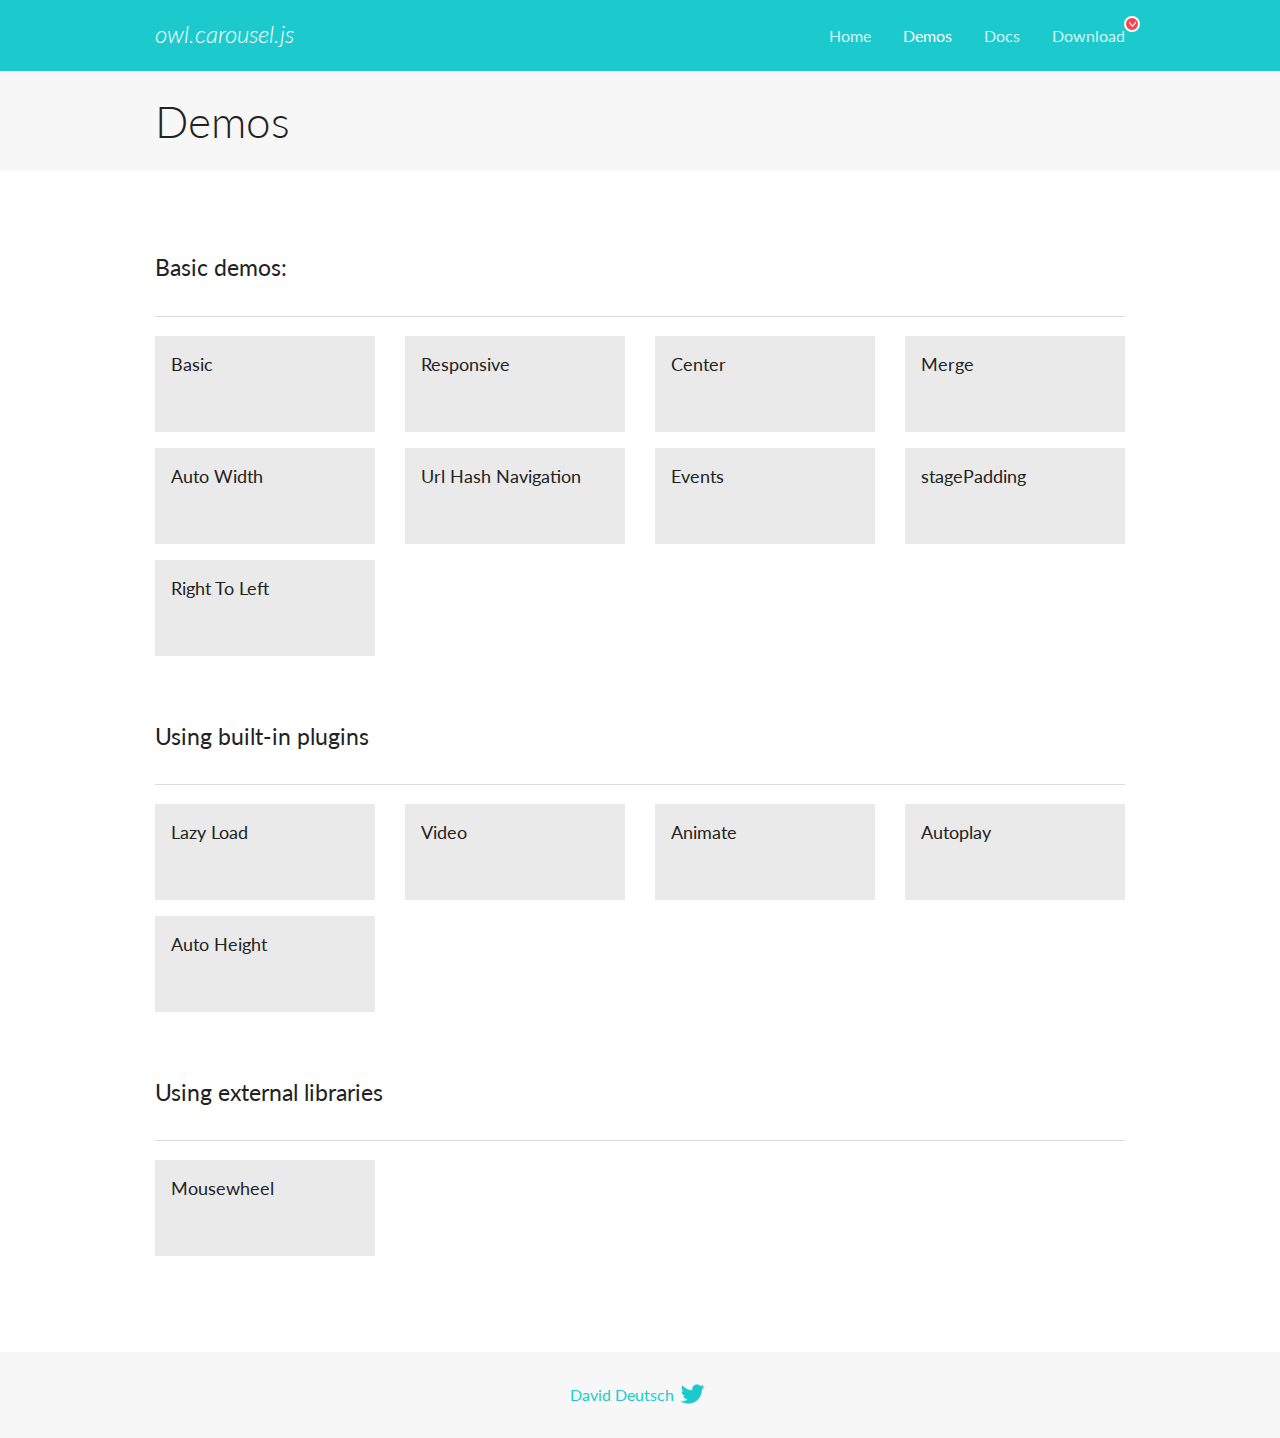
<file: packages/owlcarousel/docs/demos/demos.html>
<!DOCTYPE html>
<html lang="en">
  <head>

    <!-- head -->
    <meta charset="utf-8">
    <meta name="msapplication-tap-highlight" content="no" />
    <meta name="viewport" content="width=device-width, initial-scale=1.0" />
    <meta name="description" content="A list of Owl Carousel examples.">
    <meta name="author" content="David Deutsch">
    <title>
      Demos | Owl Carousel | 2.3.3
    </title>

    <!-- Stylesheets -->
    <link href='https://fonts.googleapis.com/css?family=Lato:300,400,700,400italic,300italic' rel='stylesheet' type='text/css'>
    <link rel="stylesheet" href="../assets/css/docs.theme.min.css">

    <!-- Owl Stylesheets -->
    <link rel="stylesheet" href="../assets/owlcarousel/assets/owl.carousel.min.css">
    <link rel="stylesheet" href="../assets/owlcarousel/assets/owl.theme.default.min.css">

    <!-- HTML5 shim and Respond.js IE8 support of HTML5 elements and media queries -->

    <!--[if lt IE 9]>
      <script src="https://oss.maxcdn.com/libs/html5shiv/3.7.0/html5shiv.js"></script>
      <script src="https://oss.maxcdn.com/libs/respond.js/1.3.0/respond.min.js"></script>
    <![endif]-->

    <!-- Favicons -->
    <link rel="apple-touch-icon-precomposed" sizes="144x144" href="../assets/ico/apple-touch-icon-144-precomposed.png">
    <link rel="shortcut icon" href="../assets/ico/favicon.png">
    <link rel="shortcut icon" href="favicon.ico">

    <!-- Yeah i know js should not be in header. Its required for demos.-->

    <!-- javascript -->
    <script src="../assets/vendors/jquery.min.js"></script>
    <script src="../assets/owlcarousel/owl.carousel.js"></script>
  </head>
  <body>

    <!-- header -->
    <header class="header">
      <div class="row">
        <div class="large-12 columns">
          <div class="brand left">
            <h3>
              <a href="/OwlCarousel2/">owl.carousel.js</a> 
            </h3>
          </div>
          <a id="toggle-nav" class="right">
            <span></span> <span></span> <span></span> 
          </a> 
          <div class="nav-bar">
            <ul class="clearfix">
              <li> <a href="/OwlCarousel2/index.html">Home</a>  </li>
              <li class="active">
                <a href="/OwlCarousel2/demos/demos.html">Demos</a> 
              </li>
              <li> <a href="/OwlCarousel2/docs/started-welcome.html">Docs</a>  </li>
              <li>
                <a href="https://github.com/OwlCarousel2/OwlCarousel2/archive/2.3.3.zip">Download</a> 
                <span class="download"></span> 
              </li>
            </ul>
          </div>
        </div>
      </div>
    </header>

    <!-- title -->
    <section class="title">
      <div class="row">
        <div class="large-12 columns">
          <h1>Demos</h1>
        </div>
      </div>
    </section>

    <!--  Demos -->
    <section id="demos">
      <div class="row">
        <div class="large-12 columns">
          <h4 id="basic-demos-">Basic demos:</h4>
          <hr>
          <div class="demo-list">
            <div class="row">
              <div class="small-6 medium-4 large-3 columns">
                <a href="basic.html" class="demo-block">
                  <h5>Basic </h5>
                </a> 
              </div>
              <div class="small-6 medium-4 large-3 columns">
                <a href="responsive.html" class="demo-block">
                  <h5>Responsive </h5>
                </a> 
              </div>
              <div class="small-6 medium-4 large-3 columns">
                <a href="center.html" class="demo-block">
                  <h5>Center </h5>
                </a> 
              </div>
              <div class="small-6 medium-4 large-3 columns">
                <a href="merge.html" class="demo-block">
                  <h5>Merge </h5>
                </a> 
              </div>
              <div class="small-6 medium-4 large-3 columns">
                <a href="autowidth.html" class="demo-block">
                  <h5>Auto Width </h5>
                </a> 
              </div>
              <div class="small-6 medium-4 large-3 columns">
                <a href="urlhashnav.html" class="demo-block">
                  <h5>Url Hash Navigation </h5>
                </a> 
              </div>
              <div class="small-6 medium-4 large-3 columns">
                <a href="events.html" class="demo-block">
                  <h5>Events </h5>
                </a> 
              </div>
              <div class="small-6 medium-4 large-3 columns">
                <a href="stagepadding.html" class="demo-block">
                  <h5>stagePadding </h5>
                </a> 
              </div>
              <div class="small-6 medium-4 large-3 columns">
                <a href="rtl.html" class="demo-block">
                  <h5>Right To Left </h5>
                </a> 
              </div>
            </div>
          </div>
          <h4 id="using-built-in-plugins">Using built-in plugins</h4>
          <hr>
          <div class="demo-list">
            <div class="row">
              <div class="small-6 medium-4 large-3 columns">
                <a href="lazyLoad.html" class="demo-block">
                  <h5>Lazy Load </h5>
                </a> 
              </div>
              <div class="small-6 medium-4 large-3 columns">
                <a href="video.html" class="demo-block">
                  <h5>Video </h5>
                </a> 
              </div>
              <div class="small-6 medium-4 large-3 columns">
                <a href="animate.html" class="demo-block">
                  <h5>Animate </h5>
                </a> 
              </div>
              <div class="small-6 medium-4 large-3 columns">
                <a href="autoplay.html" class="demo-block">
                  <h5>Autoplay </h5>
                </a> 
              </div>
              <div class="small-6 medium-4 large-3 columns">
                <a href="autoheight.html" class="demo-block">
                  <h5>Auto Height </h5>
                </a> 
              </div>
            </div>
          </div>
          <h4 id="using-external-libraries">Using external libraries</h4>
          <hr>
          <div class="demo-list">
            <div class="row">
              <div class="small-6 medium-4 large-3 columns">
                <a href="mousewheel.html" class="demo-block">
                  <h5>Mousewheel </h5>
                </a> 
              </div>
            </div>
          </div>
        </div>
      </div>
    </section>

    <!-- footer -->
    <footer class="footer">
      <div class="row">
        <div class="large-12 columns">
          <h5>
            <a href="/OwlCarousel2/docs/support-contact.html">David Deutsch</a> 
            <a id="custom-tweet-button" href="https://twitter.com/share?url=https://github.com/OwlCarousel2/OwlCarousel2&text=Owl Carousel - This is so awesome! " target="_blank"></a> 
          </h5>
        </div>
      </div>
    </footer>

    <!-- vendors -->
    <script src="../assets/vendors/highlight.js"></script>
    <script src="../assets/js/app.js"></script>
  </body>
</html>
</file>
<file: css/index.css>
/* index css init*/

html, body
{
  min-height: 100%;
  height: 100%;
  background-color: #000 !important;
}

*
{
  margin: 0 auto;
  padding: 0 !important;
  max-width: 100% !important;
}

/* Fonts */

@font-face
{
    font-family: smalle;
    src: url('../fonts/smalle.ttf');
}

@font-face
{
    font-family: gothic;
    src: url('../fonts/gothic.ttf');
}

.main
{
  width: 100%;
  height: 100%;
  position: absolute;
  z-index: 50;
  background: #000;
}

.menu, .menualt
{
  width: 320px;
  position: absolute;
  left: calc(50% - 160px);
}

.menualt
{
  position: relative;
  left: 0;
}

.menu a, .menualt a
{
  color: white !important;
  font-size: 22px;
  text-align: center;
  padding: 4px 0 !important;
  font-family: smalle;
  width: 100%;
  letter-spacing: 2px;
  display: block;
  transition: 0.2s ease;
  -webkit-transition: 0.2s ease;
}

@-webkit-keyframes spaceboots {
	0% { -webkit-transform: translate(2px, 1px) rotate(0deg); }
	10% { -webkit-transform: translate(-1px, -2px) rotate(-1deg); }
	20% { -webkit-transform: translate(-1px, 0px) rotate(1deg); }
	30% { -webkit-transform: translate(0px, 2px) rotate(0deg); }
	40% { -webkit-transform: translate(1px, -1px) rotate(1deg); }
	50% { -webkit-transform: translate(-1px, 2px) rotate(-1deg); }
	60% { -webkit-transform: translate(-1px, 1px) rotate(0deg); }
	70% { -webkit-transform: translate(2px, 1px) rotate(-1deg); }
	80% { -webkit-transform: translate(-1px, -1px) rotate(1deg); }
	90% { -webkit-transform: translate(2px, 2px) rotate(0deg); }
	100% { -webkit-transform: translate(1px, -2px) rotate(-1deg); }
}

.menu a:hover, .menu a:focus,
.menualt a:hover, .menualt a:focus,
.goback:hover, .goback:focus
{
  -webkit-animation-name: spaceboots;
	-webkit-animation-duration: 0.2s;
	-webkit-transform-origin:50% 50%;
	-webkit-animation-iteration-count: infinite;
	-webkit-animation-timing-function: linear;
  cursor: pointer;
  text-decoration: none;
  opacity: 1;
}

.me
{
  width: 100%;
  height: auto;
  position: relative;
}

.hobbies, .about, .work, .contact
{
  width: 100%;
  position: absolute;
  top: 0;
  left: 0;
  display: none;
}

.about .info, .hobbies .info
{
  width: 400px;
  margin-top: 25px;
  font-size: 18px;
  font-family: smalle;
  text-align: justify;
  -moz-text-align-last: center;
  text-align-last: center;
  color: white;
}

.work .info
{
  width: 400px;
  margin-top: 25px;
  font-size: 30px;
  font-family: smalle;
  text-align: justify;
  -moz-text-align-last: center;
  text-align-last: center;
  color: white;
}

.hobbies .realtitle
{
  width: 400px;
  font-size: 24px;
  font-family: smalle;
  display: block;
  text-align: justify;
  -moz-text-align-last: center;
  text-align-last: center;
  color: white;
}

.work .realtitle
{
  width: 400px;
  margin-top: 30px;
  font-size: 36px;
  font-family: smalle;
  display: block;
  text-align: justify;
  -moz-text-align-last: center;
  text-align-last: center;
  color: white;
}

.imgroll
{
  width: 600px;
  height: auto;
}

.imgroll img
{
  width: 560px;
  height: auto;
  margin: 10px 20px !important;
}

.img2 img
{
  width: 280px;
  height: auto;
  float: left;
  margin: 10px 10px !important;
}

.hobbies .info
{
  margin-bottom: 25px;
  padding-bottom: 40px !important;
  border-bottom: 1px solid rgba(255,255,255,0.2);
}

.contact
{
  display: block;
}

.hobbies .title
{
  width: 200px;
  height: auto;
  margin-left: calc(50% - 100px);
}

.title, .hobbies .title:first-child
{
  width: 300px;
  height: auto;
  margin-left: calc(50% - 150px);
}

.goback
{
  width: 150px;
  margin-left: calc(50% - 75px);
  margin-top: -60px;
  text-align: center;
  font-size: 16px;
  color: white !important;
  font-family: smalle;
  display: block;
  opacity: 0.2;
}

.contact
{
  height: 100%;
}

.popup
{
  width: 600px;
  height: 140px;
  background: #000;
  position: absolute;
  border: 1px solid white;
  left: calc(50% - 300px);
  top: calc(50% - 100px);
  z-index: 100;
  display: none;
}

.popup input
{
  display: block;
  text-align: center;
  font-family: smalle;
  font-size: 40px;
  width: 100%;
  height: 100px;
  line-height: 100px;
  background-color: rgba(0,0,0,0);
  border: none;
  outline: none;
  color: white !important;
}

.popup button
{
  display: block;
  text-align: center;
  font-family: smalle;
  font-size: 20px;
  width: 100px;
  height: 30px;
  margin-bottom: 10px;
  opacity: 0.2;
  background-color: #000;
  border: 1px solid white;
  outline: none;
  line-height: 30px;
  padding: 3px 0 !important;
  margin-left: calc(50% - 50px);
  color: white !important;
}

.popup button:hover, .popup button:focus,
.popup button:active
{
  cursor: pointer;
  border: 1px solid white;
  outline: none;
  opacity: 1;
}

.popup img
{
  position: absolute;
  top: 10px;
  right: 10px;
  width: 14px;
  height: 14px;
}
.popup img:hover
{
  cursor: pointer;
}

.toast
{
  display: none;
  position: fixed;
  z-index: 1000;
  bottom: 15px;
  background: #000;
  width: 130px;
  left: calc(50% - 65px);
  color: white;
  font-size: 16px;
  text-align: center;
  padding: 5px 10px !important;
  border: 1px solid white;
  font-family: smalle;
}

.linkimg
{
  width: 200px;
  height: auto;
  margin-left: calc(50% - 100px);
}

::selection {
  background: #ffffff; /* WebKit/Blink Browsers */
}
::-moz-selection {
  background: #ffffff; /* Gecko Browsers */
}

.hobbies
{
  margin-bottom: 70px;
}
</file>
<file: css/mobile.css>
/* MEDIA QUERIES */

@media (min-width: 1280px) and (max-width: 1440px)
{

}

@media (min-width: 990px) and (max-width: 1280px)
{

}

@media (max-width: 990px)
{
  .popup
  {
    width: 86%;
    height: 140px;
    background: #000;
    position: fixed;
    border: 1px solid white;
    left: 7%;
    top: calc(50% - 100px);
    z-index: 100;
    display: none;
  }

  .popup input
  {
    display: block;
    text-align: center;
    font-family: smalle;
    font-size: 40px;
    width: 100%;
    height: 100px;
    line-height: 100px;
    background-color: rgba(0,0,0,0);
    border: none;
    outline: none;
    color: white !important;
  }

  .popup button
  {
    display: block;
    text-align: center;
    font-family: smalle;
    font-size: 20px;
    width: 100px;
    height: 30px;
    background-color: #000;
    border: 1px solid white;
    outline: none;
    line-height: 30px;
    padding: 3px 0 !important;
    margin-left: calc(50% - 50px);
    color: white !important;
  }

  .popup button:hover, .popup button:focus,
  .popup button:active
  {
    cursor: pointer;
    border: 1px solid white;
    outline: none;
  }

  .popup img
  {
    position: absolute;
    top: 10px;
    right: 10px;
    width: 14px;
    height: 14px;
  }

  .about .info, .hobbies .info, .work .info
  {
    width: 76%;
    margin-left: 12%;
  }

  .contact
  {
    margin-bottom: 70px;
    opacity: 0;
  }
}


/* END MEDIA QUERIES */
</file>
<file: bazigno/css/alt.css>
html {
	background-position: right;
	background-size: 50%;
	background-repeat: no-repeat;
}
* {
	margin: 0 auto;
	padding: 0 auto;
	font-family: sans-serif;
}
h1{
	text-align: center;
	font-size: 2em;
	width: 100%;
}
h3{
	text-align: center;
	width: 100%;
}
table {
	padding-top: 40px;
	width: 100%;
	padding-left: 60px;
	padding-right: 60px;
	font-size: 2em;
}
th {
	padding: 15px;
}
a {
	text-decoration: none;
}
</file>
<file: bazigno/css/swear.css>
html {
	background-position: right;
	background-size: 50%;
	background-repeat: no-repeat;
}
* {
	margin: 0 auto;
	padding: 0 auto;
	font-family: sans-serif;
}
h1 {
	font-size: 8em;
	text-align: center;
	padding-top: 200px;
}
h3 {
	text-align: center;
	padding-top: 30px;
}
input {
	border: 5px solid black;
	background-color: white;
	font-size: 1.5em;
	width: 180px;
	height: 50px;
}
a {
	text-decoration: none;
}
</file>
<file: demologin/login.css>
html, body
{
  min-height: 100%;
  height: 100%;
  background-color: #f7f7f7 !important;
}

@import url('https://fonts.googleapis.com/css?family=Open+Sans');

.log-wrapper
{
  width: 100%;
  height: auto;
  font-family: 'Open Sans', sans-serif !important;
  background-color: #f7f7f7;
  text-align: center;
  color: #252525;
}

.log-wrapper img
{
  width: 200px;
  height: auto;
  margin-top: 60px;
}

.signin, .signup
{
  font-size: 1.4em;
  background-color: #007D41 ;
  color: white;
  -webkit-transition: 0.2s ease;
  transition: 0.2s ease;
}

.signin:hover, .signup:hover
{
  font-size: 1.4em;
  background-color: #0a5f36 ;
  cursor: pointer;
}

.current
{
  background-color: white !important;
  color: #252525 !important;
}

.current:hover
{
  background-color: white !important;
  color: black !important;
  cursor: default !important;
}

.log-container
{
  background-color: white;
  margin-top: 30px;
  box-shadow: 0px 5px 25px rgba(0,0,0,0.5);
  border-bottom: 5px solid #007D41 ;
}

.log-subtitle
{
  text-align: left;
  padding-left: 20px;
  height: 35px !important;
}

.log-container input.textareas
{
  width: calc(100% - 40px);
  height: 40px;
  outline: none;
  border: 2px solid #eee;
  padding-left: 10px;
  -webkit-transition: 0.2s ease;
  transition: 0.2s ease;
}

.log-container input.textareas:hover
{
  border: 2px solid #ddd;
}

.log-container input.textareas:focus
{
  border: 2px solid #007D41 ;
}

.log-container input#submit
{
  width: 200px !important;
  margin-bottom: 20px;
}

.log-container tr:first-child td
{
  width: 50%;
}

.log-container tr:nth-child(2) td
{
  padding-top: 25px;
}

.log-container td
{
  height: 50px;
}

.btn-primary
{
  background-color: #007D41  !important;
  border: #007D41  !important;
}

.btn-primary:hover
{
  background-color: #0a5f36  !important;
}

.log-container a
{
  color: #007D41  !important;
}

.log-container a:hover
{
  cursor: pointer;
}

div.log-footer
{
  margin-top: 40px;
  height: 40px;
  border-top: 1px solid #007D41 ;
  color: white;
  width: 400px;
}

div.log-footer a, div.log-footer p
{
  width: 33%;
  font-size: 14px;
  display: inline-block;
  height: 40px;
  line-height: 40px;
  color: #007D41 !important;
}

.alertpopup
{
  position: absolute;
  z-index: 100;
  top: 25px;
  left: 25px;
  width: 400px;
  line-height: 16px;
  display: none;
  height: 60px;
  font-size: 15px;
  padding: 0 !important;
  border-radius: 6px;
  color: #856404;
  background-color: #fce3a3;
  border-left: #8A6D3B 3px solid;
}

.alertpopup span:first-child
{
  width: 50px;
  line-height: 50px;
  height: 60px;
  font-size: 25px;
  position: absolute;
  left: 0;
  display: inline-block;
  margin-top: 5px;
  text-align: center;
}

.alertpopup span:last-child
{
    width: calc(100% - 20px);
    height: 60px;
    display: inline-block;
    position: absolute;
    right: 15px;
    text-align: center;
    padding: 14px 0px 8px 30px !important;
}

.forgotpassword h4
{
  font-size: 15px;
}

.forgotpassword .modal-header
{
  background-color: #007D41  !important;
  color: white;
}

.forgotpassword .modal-header button
{
    opacity: 1 !important;
}

.forgotpassword .modal-header span
{
  color: white;
  outline: none;
  border: none;
}

.forgotpassword input.textareas
{
  width: calc(100% - 40px);
  height: 40px;
  outline: none;
  border: 2px solid #eee;
  padding-left: 10px;
  -webkit-transition: 0.2s ease;
  transition: 0.2s ease;
}

#sign-up-container #submit
{
  margin-top: 20px;
}
</file>
